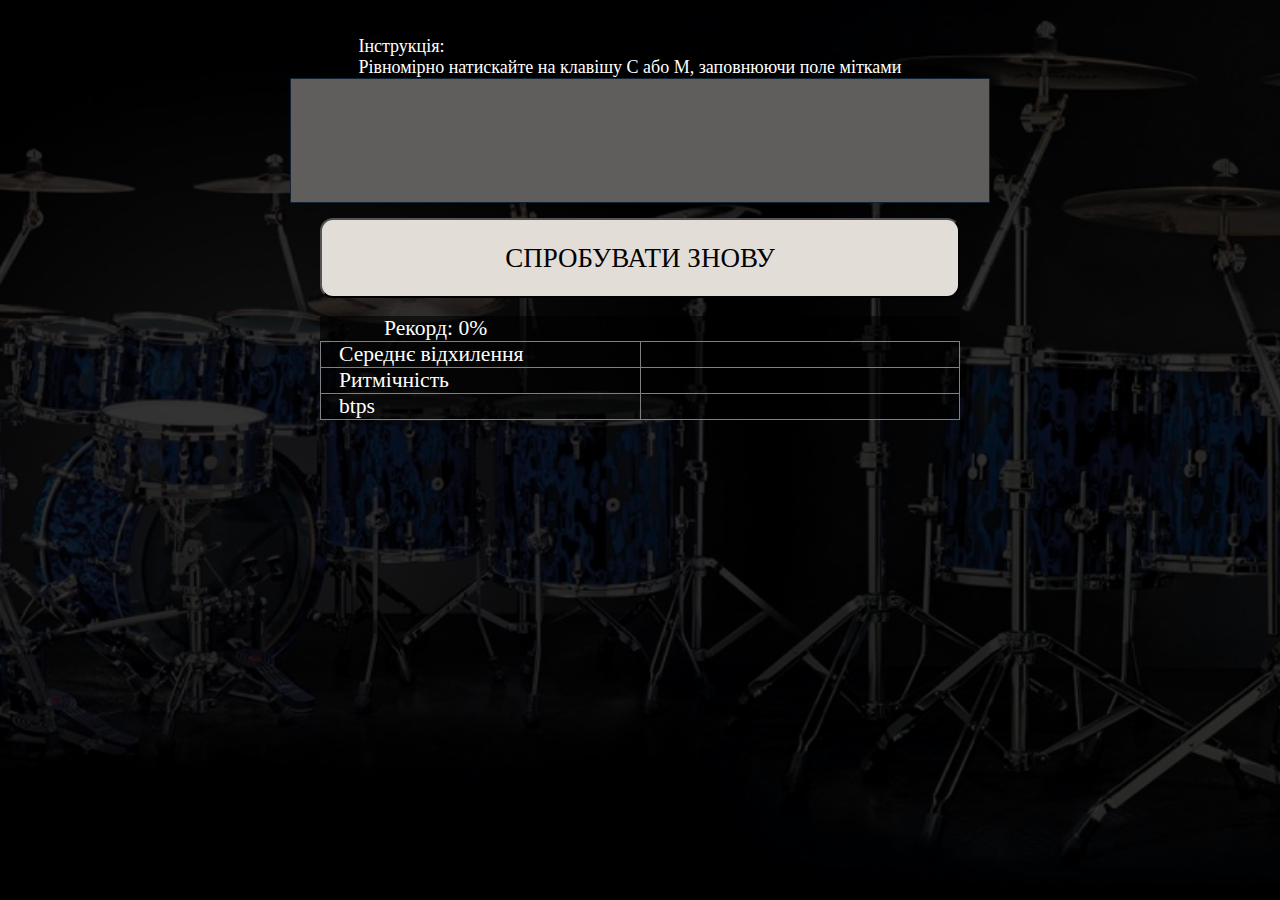
<file: index.html>
﻿<!DOCTYPE html>
<html lang="ua">
<head>
	<meta charset="UTF-8">
	<title>Rhythm Test</title>
	<link rel="stylesheet" href="main.css">
	<link rel="shortcut icon" type="image/ico" href="favicon.ico">
</head>
<body>
		<div class="instruct">
			<p>Інструкція:</p>
			<p>Рівномірно натискайте на клавішу C або M, заповнюючи поле мітками</p>
		</div>
	<div class="wrap">
		<div id="boxId" class="box">
		</div>
	</div>
	<button id="buttonId" type="button">Спробувати знову</button>
	<div class="table">
	<p class="best">Рекорд: <span id="coordId">0</span><span>%</span></p>
		<table border="1">
			<tr>
				<td>Середнє відхилення</td>
				<td id="meanErrorsId"></td>
			</tr>
			<tr>
				<td>Ритмічність</td>
				<td id="coeffErrorsId"></td>
			</tr>
			<tr>
				<td>btps</td>
				<td id="btpsId"></td>
			</tr>
		</table>
	</div>
	<audio src="click.mp3" preload="auto"></audio>
	<script src="ES.js"></script>
</body>
</html>
</file>
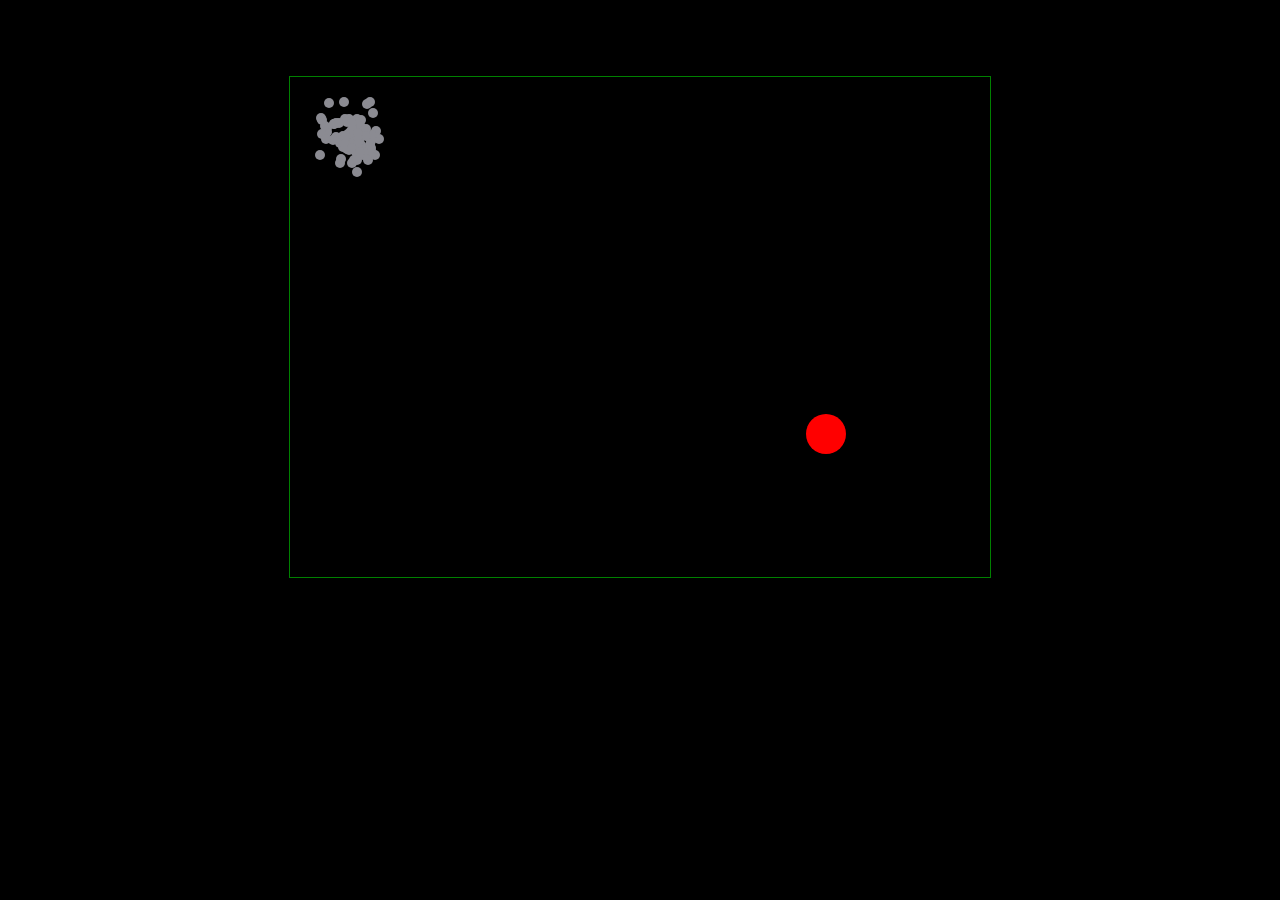
<file: aquarium/index.html>
<!DOCTYPE html>
<html lang="en">
<head>
	<meta charset="UTF-8">
	<title>Aquarium</title>
	<link rel="stylesheet" href="normalize.css">
	<link rel="stylesheet" href="main-style.css">
</head>
<body>
	<div id="overlay" class="display-none"></div>
	<div class="container">
		<div class="wrap">
			<div id="area">
				<div class="el"></div>
				<div class="el"></div>
				<div class="el"></div>
				<div class="el"></div>
				<div class="el"></div>
				<div class="el"></div>
				<div class="el"></div>
				<div class="el"></div>
				<div class="el"></div>
				<div class="el"></div>
				<div class="el"></div>
				<div class="el"></div>
				<div class="el"></div>
				<div class="el"></div>
				<div class="el"></div>
				<div class="el"></div>
				<div class="el"></div>
				<div class="el"></div>
				<div class="el"></div>
				<div class="el"></div>
				<div class="el"></div>
				<div class="el"></div>
				<div class="el"></div><div class="el"></div>
				<div class="el"></div>
				<div class="el"></div>
				<div class="el"></div>
				<div class="el"></div>
				<div class="el"></div>
				<div class="el"></div>
				<div class="el"></div>
				<div class="el"></div>
				<div class="el"></div>
				<div class="el"></div>
				<div class="el"></div>
				<div class="el"></div>
				<div class="el"></div>
				<div class="el"></div>
				<div class="el"></div>
				<div class="el"></div>
				<div class="el"></div>
				<div class="el"></div>
				<div class="el"></div>
				<div class="el"></div>
				<div class="el"></div>
				<div class="el"></div>	<div class="el"></div>
				<div class="el"></div>
				<div class="el"></div>
				<div class="el"></div>
				<div class="el"></div>
				<div class="el"></div>
				<div class="el"></div>
				<div class="el"></div>
				<div class="el"></div>
				<div class="el"></div>
				<div class="el"></div>
				<div class="el"></div>
				<div class="el"></div>
				<div class="el"></div>
				<div class="el"></div>
				<div class="el"></div>
				<div class="el"></div>
				<div class="el"></div>
				<div class="el"></div>
				<div class="el"></div>
				<div class="el"></div>
				<div class="el"></div>
				<div class="el"></div><div class="el"></div>
				<div class="el"></div>
				<div class="el"></div>
				<div class="el"></div>
				<div class="el"></div>
				<div class="el"></div>
				<div class="el"></div>
				<div class="el"></div>
				<div class="el"></div>
				<div class="el"></div>
				<div class="el"></div>
				<div class="el"></div>
				<div class="el"></div>
				<div class="el"></div>
				<div class="el"></div>
				<div class="el"></div>
				<div class="el"></div>
				<div class="el"></div>
				<div class="el"></div>
				<div class="el"></div>
				<div class="el"></div>
				<div class="el"></div>
				<div class="el"></div>
			</div>
		</div>	
	</div>
	<script src="main.js"></script>
</body>
</html>
</file>
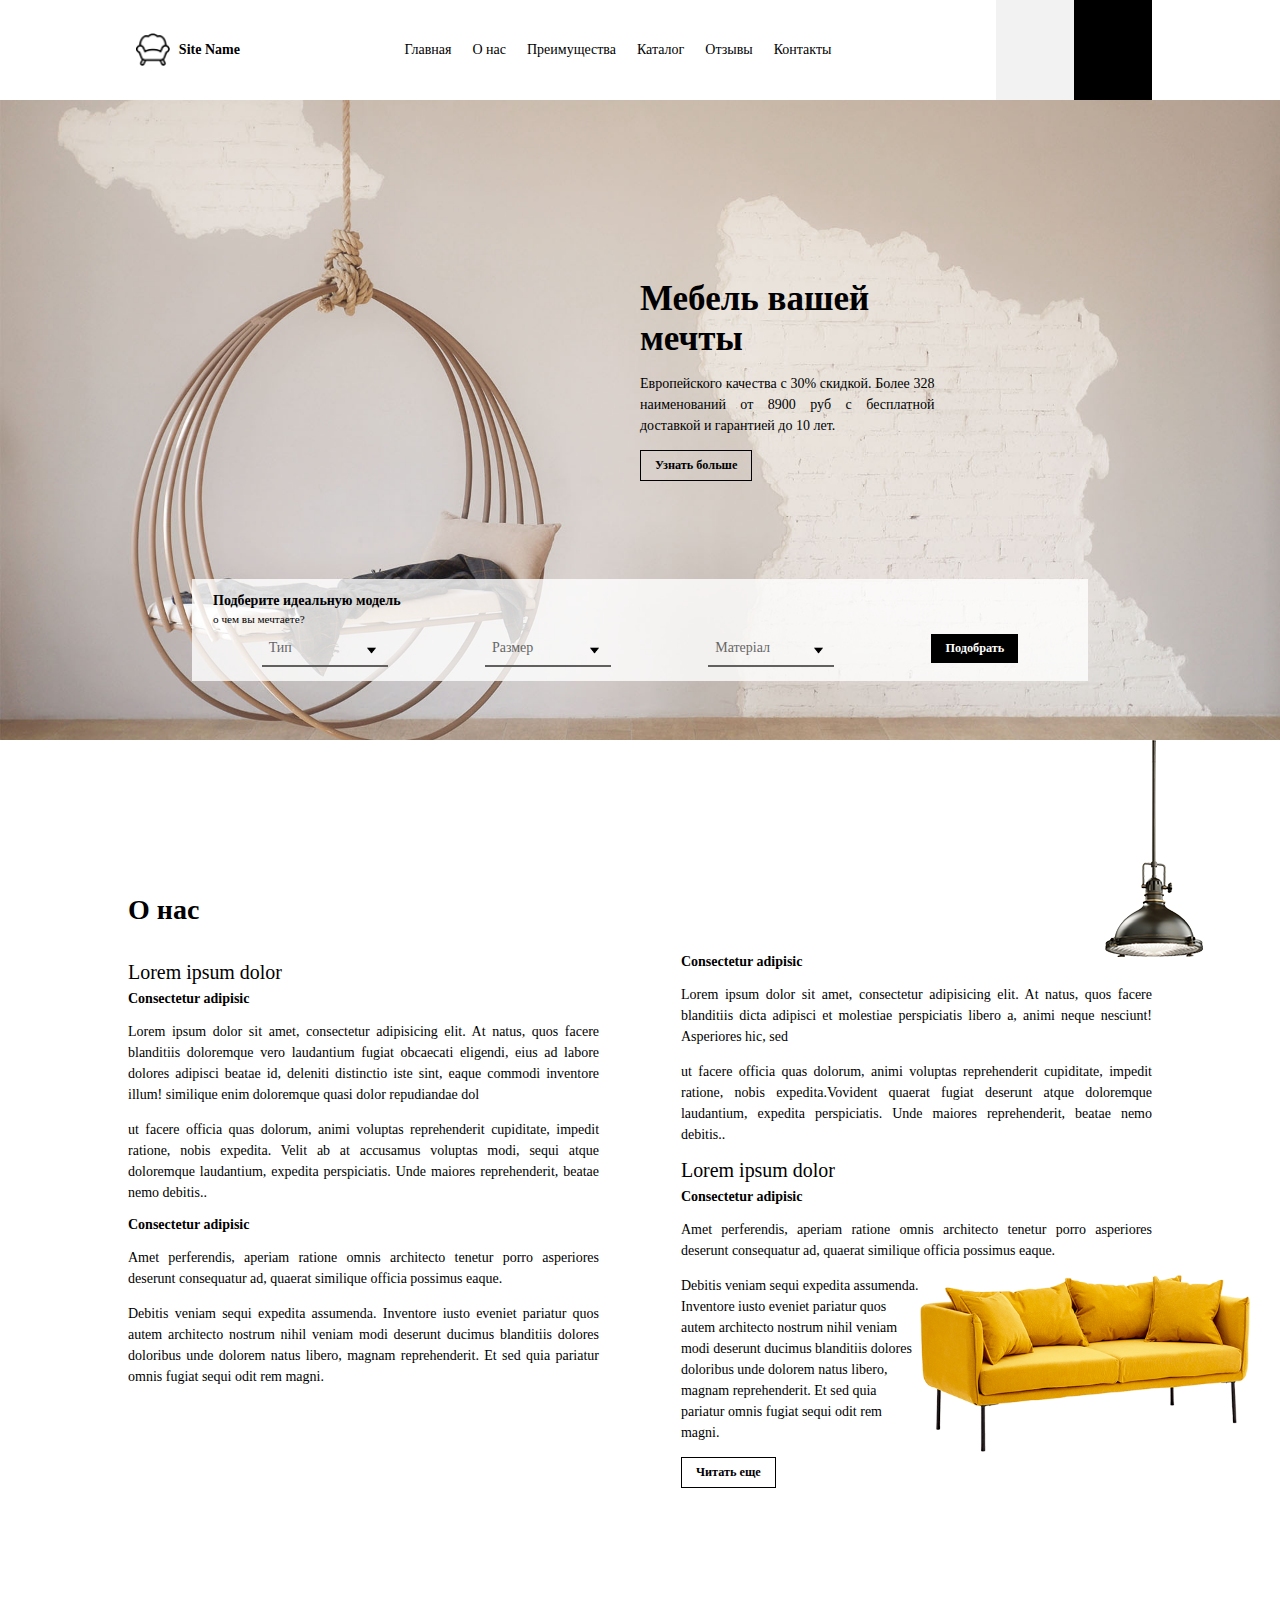
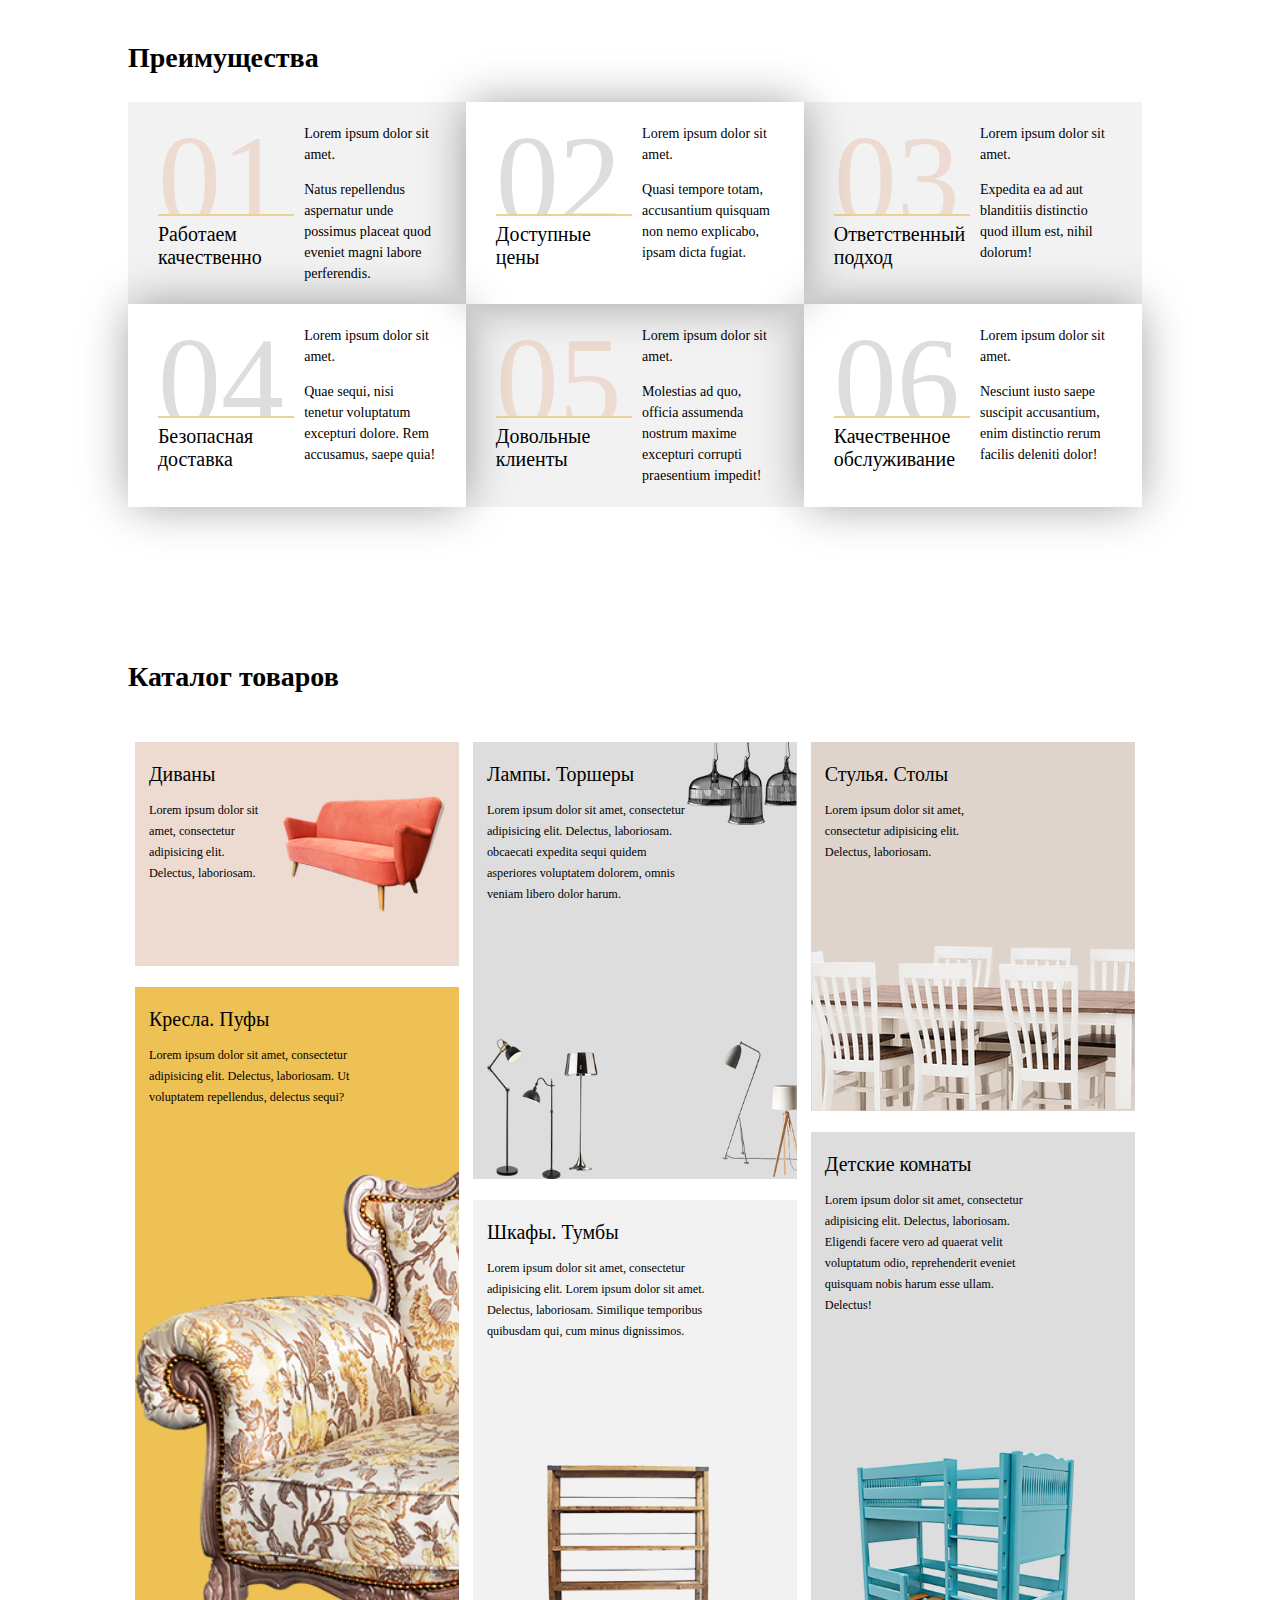
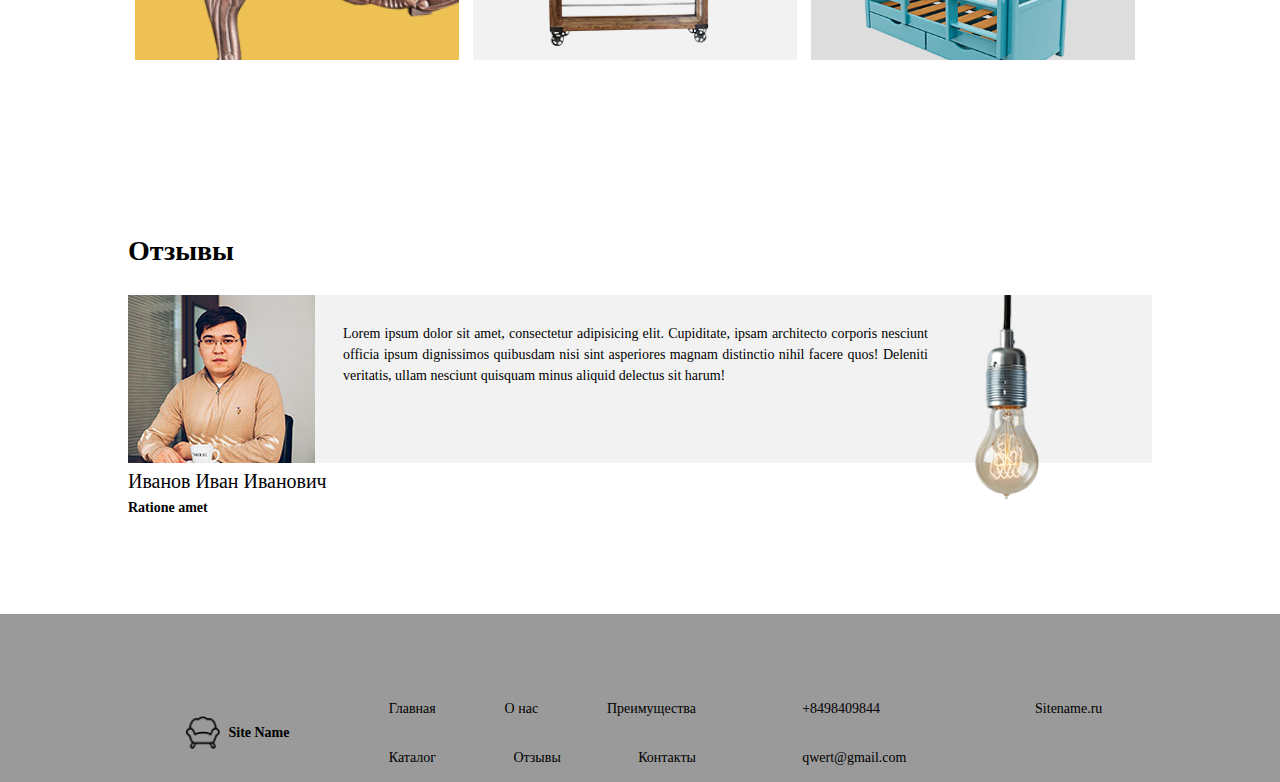
<file: NastyuhaTemp/index.html>
﻿<!DOCTYPE html>
<html lang="ru">
<head>
	<meta charset="UTF-8">
	<meta name="viewport" content="width=device-width, initial-scale=1">	
	<title>Мебель мечты</title>
	<link rel="stylesheet" href="css/style.css">
	<link rel="stylesheet" href="css/responsive.css">
	<link rel="icon" href="images/logo.png">
	<link rel="stylesheet" href="https://use.fontawesome.com/releases/v5.7.2/css/all.css" integrity="sha384-fnmOCqbTlWIlj8LyTjo7mOUStjsKC4pOpQbqyi7RrhN7udi9RwhKkMHpvLbHG9Sr" crossorigin="anonymous">
</head>
<body>
	<header id="main">
		<div class="navbar container">
			<div id="logotype">
				<img class="logo-img" src="images/logo.png" alt="logotype">
				<span class="site-name">Site Name</span>
			</div>
			<nav>
				<a href="#main">Главная</a>
				<a href="#about-us">О нас</a>
				<a href="#advantages">Преимущества</a>
				<a href="#catalog">Каталог</a>
				<a href="#feedbacks">Отзывы</a>
				<a href="#contacts">Контакты</a>
			</nav>
			<div class="search-call">
					<a class="search" href="#form">
						<li><i class="fas fa-search"></i></li>
					</a>	
					<a class = "phone" href="#contacts">
						<li><i class="fas fa-phone"></i></li>
					</a>
				
			</div>
		</div>
	</header>
	</body>
	<main>
		<section class="a-screen screen">
			<div class="supply go-up">
				<h1 class="title">Мебель вашей мечты
				</h1>
				<p>
					Европейского качества с 30% скидкой. Более 328 наименований от 8900 руб с бесплатной доставкой и гарантией до 10 лет. 
				</p>
				<button class="btn-know-more">Узнать больше
				</button>
			</div>
			<div class="form" id="form">
				<form  name="form" method="post" action="#">
					<h4>Подберите идеальную модель</h4>
					<p>о чем вы мечтаете?</p>
					<div class="selects">
						<noscript>	
							<select name="type" id="typeId" size="1">
								<option disabled>Тип</option>
								<option value="something1">Диван</option>
								<option value="something2">Стул</option>
								<option value="something3">Стол</option>
								<option value="something4">Шкаф</option>
								<option value="something5">Тумба</option>
								<option value="something1">Диван</option>
								<option value="something2">Стул</option>
								<option value="something3">Стол</option>
								<option value="something4">Шкаф</option>
								<option value="something5">Тумба</option>
								<option value="something1">Диван</option>
								<option value="something2">Стул</option>
								<option value="something3">Стол</option>
								<option value="something4">Шкаф</option>
								<option value="something5">Тумба</option>
							</select>
							<select name="size" id="sizeId">
								<option value="something1">Диван</option>
								<option value="something2">Стул</option>
								<option value="something3">Стол</option>
								<option value="something4">Шкаф</option>
								<option value="something5">Тумба</option>
								<option value="something1">Диван</option>
								<option value="something2">Стул</option>
								<option value="something3">Стол</option>
								<option value="something4">Шкаф</option>
								<option value="something5">Тумба</option>
								<option value="something1">Диван</option>
								<option value="something2">Стул</option>
								<option value="something3">Стол</option>
								<option value="something4">Шкаф</option>
								<option value="something5">Тумба</option>
							</select>
							<select name="consist" id="consistId">
								<option value="something1">Диван</option>
								<option value="something2">Стул</option>
								<option value="something3">Стол</option>
								<option value="something4">Шкаф</option>
								<option value="something5">Тумба</option>
								<option value="something1">Диван</option>
								<option value="something2">Стул</option>
								<option value="something3">Стол</option>
								<option value="something4">Шкаф</option>
								<option value="something5">Тумба</option>
								<option value="something1">Диван</option>
								<option value="something2">Стул</option>
								<option value="something3">Стол</option>
								<option value="something4">Шкаф</option>
								<option value="something5">Тумба</option>
							</select>
						</noscript>
						<div class="select" data-select='1'>
							<input type="hidden" name="type-of-furniture" id="type-of-furniture" data-input='1' value="">
							<div class="select-header">
								<p class="select-placeholder">Тип</p>
							</div>
							<div class="select-body">
								<p class="select-item" data-value="sofa">Диван</p>
								<p class="select-item" data-value="chair">Стул</p>
								<p class="select-item" data-value="table">Стол</p>
								<p class="select-item"data-value="cupboard">Шкаф</p>
								<p class="select-item" data-value="pedestal">Тумба</p>
							</div>
						</div>
						<div class="select" data-select='2'>
							<input type="hidden" name="size-of-furniture" id="size-of-furniture" data-input='2' value="">
							<div class="select-header">
								<p class="select-placeholder">Размер</p>
							</div>
							<div class="select-body">
								<p class="select-item" data-value="120x150">120x150</p>
								<p class="select-item"data-value="180x60">180x60</p>
								<p class="select-item" data-value="190x150">190x150</p>
							</div>
						</div>
						<div class="select" data-select='3'>
							<input type="hidden" name="material-of-furniture" id="material-of-furniture" data-input='3' value="">
							<div class="select-header">
								<p class="select-placeholder">Матеріал</p>
							</div>
							<div class="select-body">
								<p class="select-item" data-value="wood">Дерево</p>
								<p class="select-item" data-value="plastic">Пластмаса</p>
								
							</div>
						</div>
						<input type="submit" value="Подобрать">
					</div>
				</form>
			</div>
		</section>
		<section class="b-screen screen">
			<img class="light-img"src="images/light.png" alt="">
			<div class="container ">
				<h2 id="about-us">О нас</h2>
				<div class="columns">
					<div class="column block-1 ">
						
						<h3>Lorem ipsum dolor</h3>
						<h4>Consectetur adipisic</h4>
						<p>Lorem ipsum dolor sit amet, consectetur adipisicing elit. At natus, quos facere blanditiis doloremque vero laudantium fugiat obcaecati eligendi, eius ad labore dolores adipisci beatae id, deleniti distinctio iste sint, eaque commodi inventore illum! similique enim doloremque quasi dolor repudiandae dol</p>
						<p>ut facere officia quas dolorum, animi voluptas reprehenderit cupiditate, impedit ratione, nobis expedita. Velit ab at accusamus voluptas modi, sequi atque doloremque laudantium, expedita perspiciatis. Unde maiores reprehenderit, beatae nemo debitis..</p> 
						<h4>Consectetur adipisic</h4>
						<p> Amet perferendis, aperiam ratione omnis architecto tenetur porro asperiores deserunt consequatur ad, quaerat similique officia possimus eaque.</p>
						<p>Debitis veniam sequi expedita assumenda. Inventore iusto eveniet pariatur quos autem architecto nostrum nihil veniam modi deserunt ducimus blanditiis dolores doloribus unde dolorem natus libero, magnam reprehenderit. Et sed quia pariatur omnis fugiat sequi odit rem magni.</p>
					</div>

					<div class="column block-2 ">
						
						<h4>Consectetur adipisic</h4>
						<p>Lorem ipsum dolor sit amet, consectetur adipisicing elit. At natus, quos facere blanditiis dicta adipisci et molestiae perspiciatis libero a, animi neque nesciunt! Asperiores hic, sed</p>
						<p>ut facere officia quas dolorum, animi voluptas reprehenderit cupiditate, impedit ratione, nobis expedita.Vovident quaerat fugiat deserunt atque doloremque laudantium, expedita perspiciatis. Unde maiores reprehenderit, beatae nemo debitis..</p> 
						<h3>Lorem ipsum dolor</h3>
						<h4>Consectetur adipisic</h4>
						<p> Amet perferendis, aperiam ratione omnis architecto tenetur porro asperiores deserunt consequatur ad, quaerat similique officia possimus eaque.</p>
						<p class="p-with-img"><img class="img-in-text" src="images/sofa.png" alt="">Debitis veniam sequi expedita assumenda. Inventore iusto eveniet pariatur quos autem architecto nostrum nihil veniam modi deserunt ducimus blanditiis dolores doloribus unde dolorem natus libero, magnam reprehenderit. Et sed quia pariatur omnis fugiat sequi odit rem magni.</p>
						<button>Читать еще</button>
					</div>	
				</div>					
			</div>
		</section>
		<section class="c-screen screen">
			<div class="container ">
				<h2 id="advantages">Преимущества</h2>
				<div class="advantages">
					<div class="advantage-item">
						<div class=" col">
							<div class="order"><span>01</span></div>
							<div class="advantage-title">
								<h3>Работаем качественно</h3>
							</div>
						</div>
						<div class="col">
							<p>Lorem ipsum dolor sit amet.</p>
							<p>Natus repellendus aspernatur unde possimus placeat quod eveniet magni labore perferendis.</p>
						</div>
					</div>
					<div class="advantage-item"><div class=" col">
						<div class="order"><span>02</span></div><div class="advantage-title">
								<h3>Доступные цены</h3>
							</div>
					</div>
					<div class="col">
						<p>Lorem ipsum dolor sit amet.</p>
						<p>Quasi tempore totam, accusantium quisquam non nemo explicabo, ipsam dicta fugiat.</p>
					</div>
					</div>
					<div class="advantage-item"><div class=" col">
						<div class="order"><span>03</span></div><div class="advantage-title">
								<h3>Ответственный подход</h3>
							</div>
					</div>
					<div class="col">
						<p>Lorem ipsum dolor sit amet.</p>
						<p>Expedita ea ad aut blanditiis distinctio quod illum est, nihil dolorum!</p>
					</div>
					</div>
					<div class="advantage-item"><div class=" col">
						<div class="order"><span>04</span></div><div class="advantage-title">
								<h3>Безопасная доставка</h3>
							</div>
					</div>
					<div class="col">
						<p>Lorem ipsum dolor sit amet.</p>
						<p>Quae sequi, nisi tenetur voluptatum excepturi dolore. Rem accusamus, saepe quia!</p>
					</div>
					</div>
					<div class="advantage-item"><div class=" col">
						<div class="order"><span>05</span></div><div class="advantage-title">
								<h3>Довольные клиенты</h3>
							</div>
					</div>
					<div class="col">
						<p>Lorem ipsum dolor sit amet.</p>
						<p>Molestias ad quo, officia assumenda nostrum maxime excepturi corrupti praesentium impedit!</p>
					</div>
					</div>
					<div class="advantage-item"><div class=" col">
						<div class="order"><span>06</span></div><div class="advantage-title">
								<h3>Качественное обслуживание</h3>
							</div>
					</div>
					<div class="col">
						<p>Lorem ipsum dolor sit amet.</p>
						<p>Nesciunt iusto saepe suscipit accusantium, enim distinctio rerum facilis deleniti dolor!</p>
					</div>
					</div>
				</div>
			</div>
		</section>
		<section class="d-screen screen">
			<div class="container ">
				<h2 id="catalog">Каталог товаров</h2>
				<div class="catalog">
					<div class="col-3">
						<div class="wrap wrap-1">
						<a href="#">
							<!-- <a href="#"> -->
								<div class="text">
									<h3>Диваны</h3>
									<p>Lorem ipsum dolor sit amet, consectetur adipisicing elit. Delectus, laboriosam.</p>
								</div>
								<img src="images/sofa-catalog.png" alt="">
							<!-- </a> -->
						</a>
						</div>
						<div class="wrap wrap-2">
						<a href="#">
							<div class="text">
								<h3>Кресла. Пуфы</h3>
								<p>Lorem ipsum dolor sit amet, consectetur adipisicing elit. Delectus, laboriosam. Ut voluptatem repellendus, delectus sequi?</p>
							</div>
							<img src="images/armchair-catalog.png" alt="">
						</a>
						</div>
					</div>
					<div class="col-3">
						<div class="wrap wrap-3">
							<a href="#">
								<div class="text">
									<h3>Лампы. Торшеры</h3>
									<p>Lorem ipsum dolor sit amet, consectetur adipisicing elit. Delectus, laboriosam.  obcaecati expedita sequi quidem asperiores voluptatem dolorem, omnis veniam libero dolor harum.</p>
								</div>
								<img class="lamp" src="images/lamps.png" alt="">
								<div class="img-box">
									<img src="images/floor-lamps.png" alt="">
									<img src="images/floor-lamps2.png" alt="">
								</div>
							</a>
						</div>
						<div class="wrap wrap-4">
						<a href="#">
							<div class="text">
								<h3>Шкафы. Тумбы</h3>
								<p>Lorem ipsum dolor sit amet, consectetur adipisicing elit. Lorem ipsum dolor sit amet. Delectus, laboriosam. Similique temporibus quibusdam qui, cum minus dignissimos.</p>
							</div>
							<img src="images/pedestal.png" alt="">
						</a>
						</div>
					</div>
					<div class="col-3">
						<div class="wrap wrap-5">
						<a href="#">
							<div class="text">
								<h3>Стулья. Столы</h3>
								<p>Lorem ipsum dolor sit amet, consectetur adipisicing elit. Delectus, laboriosam.</p>
							</div>
							<img src="images/chairs.png" alt="">
						</a>
						</div>
						<div class="wrap wrap-6">
							<a href="#">
								<div class="text">
									<h3>Детские комнаты</h3>
									<p>Lorem ipsum dolor sit amet, consectetur adipisicing elit. Delectus, laboriosam. Eligendi facere vero ad quaerat velit voluptatum odio, reprehenderit eveniet quisquam nobis harum esse ullam. Delectus!</p>
								</div>
								<img src="images/bed.png" alt="">
							</a>
						</div>
					</div>
				</div>	
			</div>	
		</section>
		<section class="e-screen screen">
			<div class="container ">
				<h2><a id="feedbacks">Отзывы</a></h2>
				<div id="slider-feedback">
					<div id="arrow-r"><i class="fas fa-caret-right"></i></div>
					<div class="slide-1 slide">
						<div class="slide-box">
							<div class="profile">
								<img src="images/face.jpg" alt="">
							</div>
							<div class="feedback">
								<p>Lorem ipsum dolor sit amet, consectetur adipisicing elit. Cupiditate, ipsam architecto corporis nesciunt officia ipsum dignissimos quibusdam nisi sint asperiores magnam distinctio nihil facere quos! Deleniti veritatis, ullam nesciunt quisquam minus aliquid delectus sit harum!</p>
							</div>
							
						</div>
						<div class="slide-title">
							<h3>Иванов Иван Иванович</h3>
							<h4> Ratione amet</h4>
						</div>
					</div>
					<div class="slide-2 slide">
						<div class="slide-box">
							<div class="profile">
								<img src="images/face-1.jpg" alt="">
							</div>
							<div class="feedback">
								<p>Lorem ipsum dolor sit amet, consectetur adipisicing elit. Error aut incidunt ducimus praesentium nemo consequatur commodi, debitis repellat quas animi reprehenderit, voluptas quasi fuga itaque.</p>
							</div>
						</div>
						<div class="slide-title">
							<h3>Петров Петро Петрович</h3>
							<h4>Amet ratione</h4>
						</div>
					</div>
					<div class="slide-3 slide">
						<div class="slide-box">
							<div class="profile">
								<img src="images/face-2.jpg" alt="">
							</div>
							<div class="feedback">
								<p>Lorem ipsum dolor sit amet, consectetur adipisicing elit. Voluptatem corrupti placeat doloremque repudiandae, alias ullam, libero numquam asperiores reprehenderit suscipit.</p>
							</div>
						</div>
						<div class="slide-title">
							<h3>Александров Александр Александрович</h3>
							<h4>Voluptatem corrupti</h4>
						</div>
					</div>

						<img class="slider-decor" src="images/feed-img.png" alt="">
						
				</div>
			</div>
		</section>		
	</main>
	<footer id="contacts">
		<div class="container">
			<div class="footer">
				<div class="f-logo">
					<img class="logo-img" src="images/logo.png" alt="logotype">
					<span class="site-name">Site Name</span>
				</div>
				<div class="f-menu">
						<p><a href="#main">Главная</a></p>
						<p><a href="#about-us">О нас</a></p>
						<p><a href="#advantages">Преимущества</a></p>
						<p><a href="#catalog">Каталог</a></p>
						<p><a href="#feedbacks">Отзывы</a></p>
						<p><a href="#contacts">Контакты</a></p>					
					
				</div>
				<div class="f-contacts">
					<p class="phone-number"><i class="fas fa-phone"></i>&nbsp +8498409844</p>
					
					<p class="site-domain"><a href="#"><i class="fas fa-globe-europe"></i>&nbsp Sitename.ru</a></p>
					<p class="mail"><i class="fas fa-envelope"></i>&nbsp qwert@gmail.com</p>
					<p class="socials"><a href="#"><i class="fab fa-vk"></i></a>
						<a href="#"><i class="fab fa-facebook-f"></i></a>
						<a href=""><i class="fab fa-instagram"></i></a>
					</p>
					
				</div>
			</div>
		</div>
	</footer>
</body>
<script src="javascript/form.js"></script>
<script src="javascript/slider.js"></script>
</html>
</file>
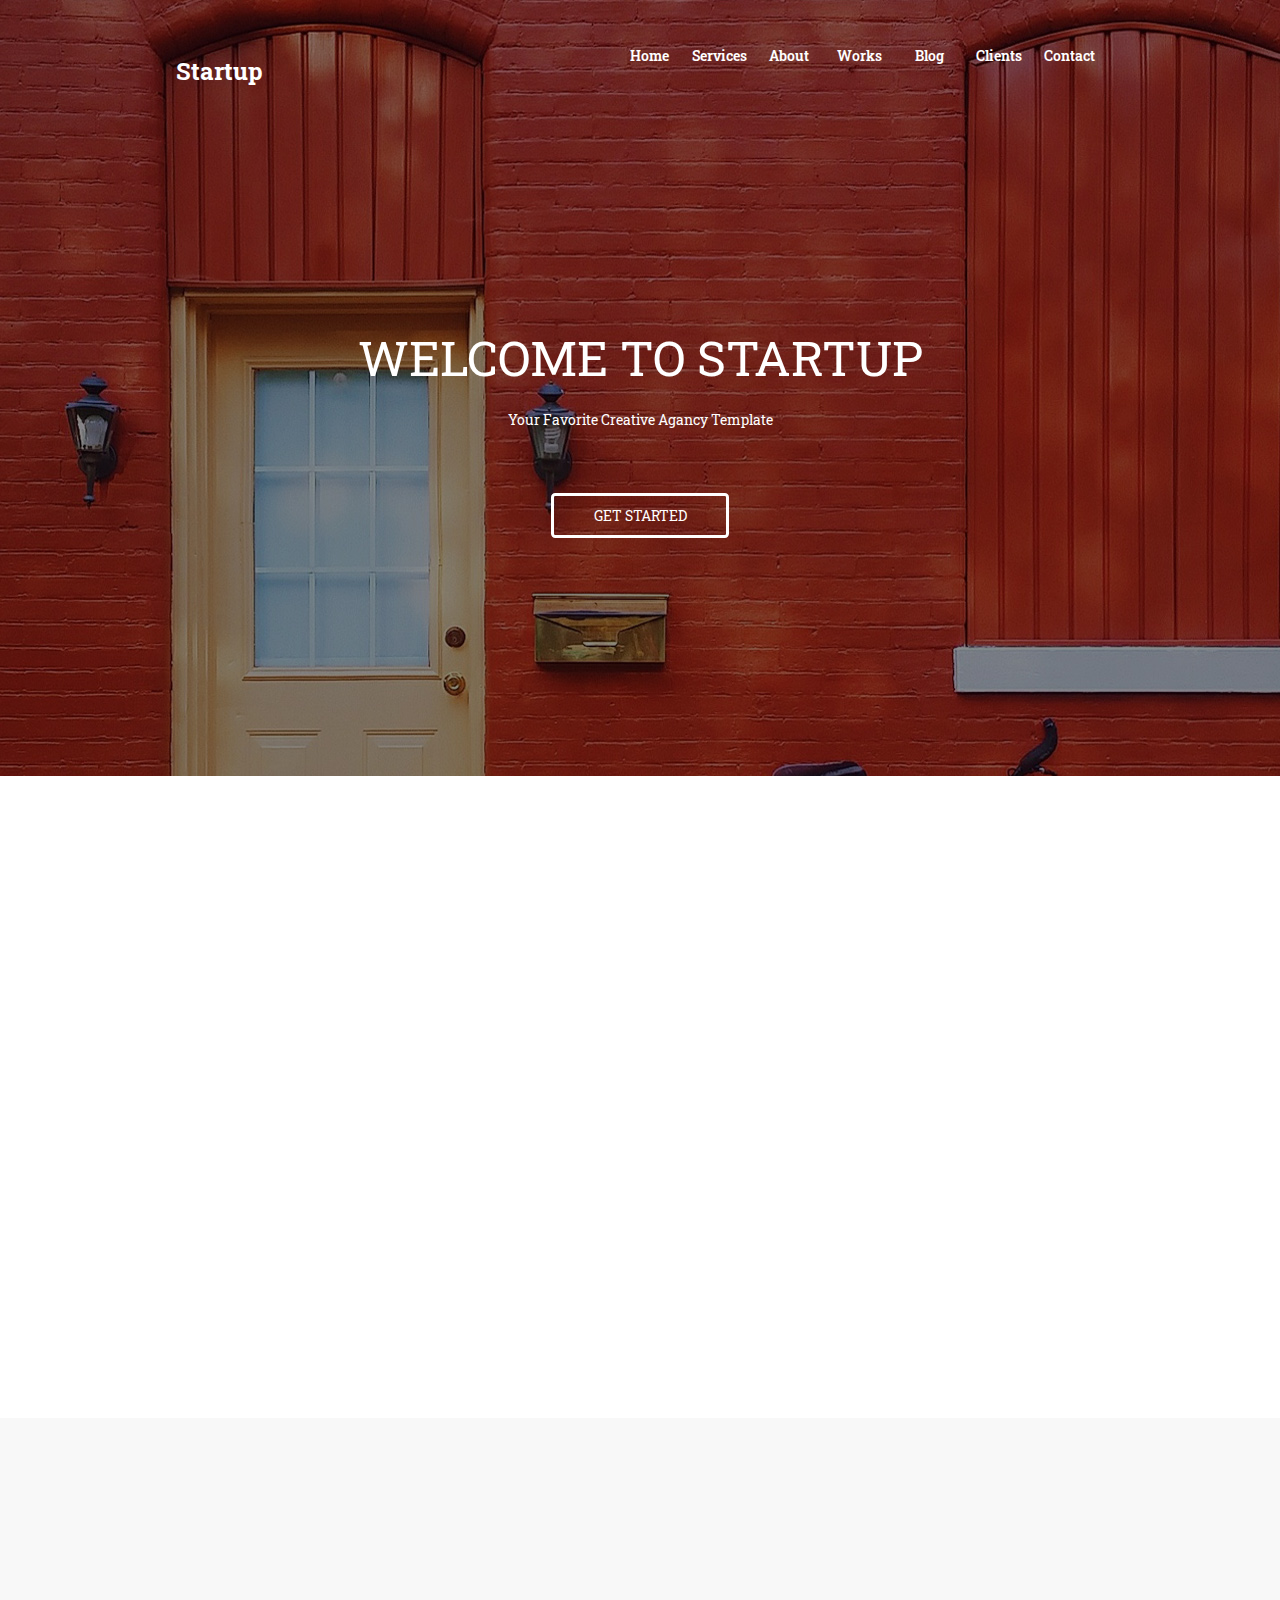
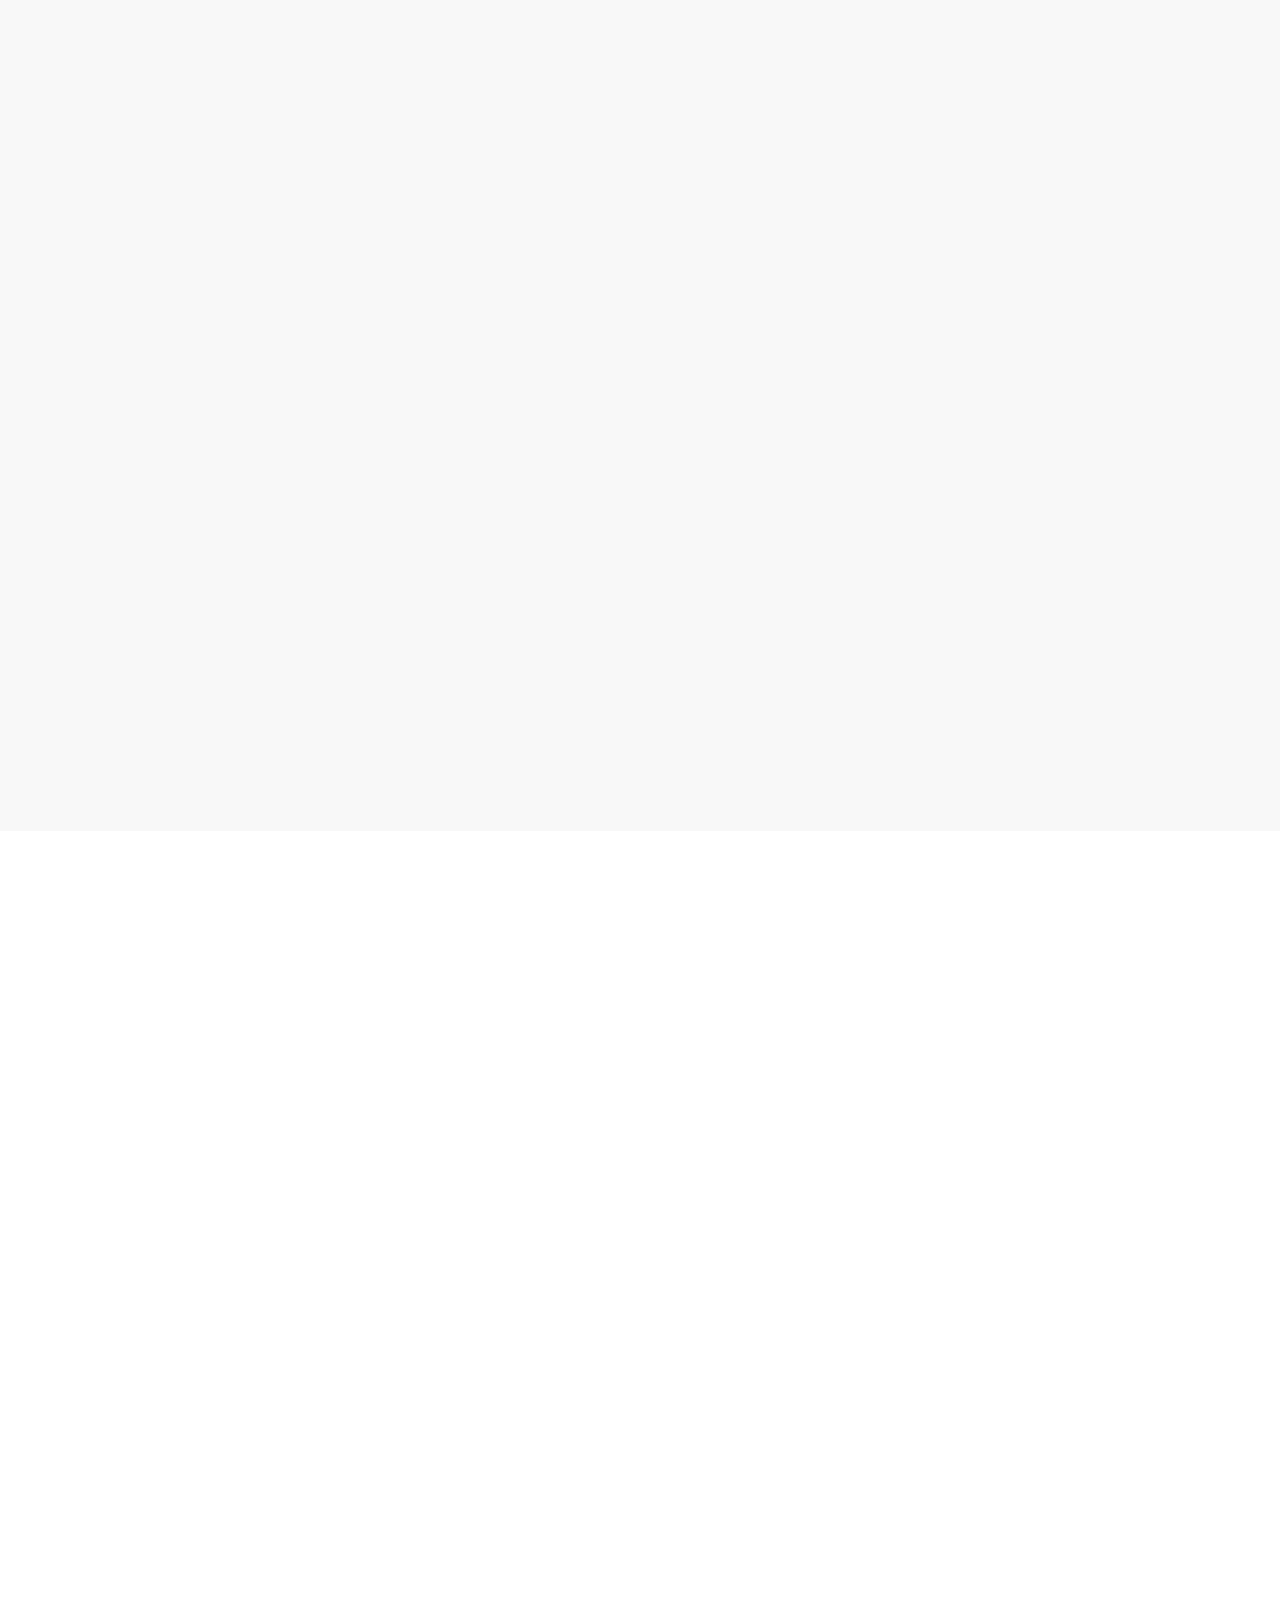
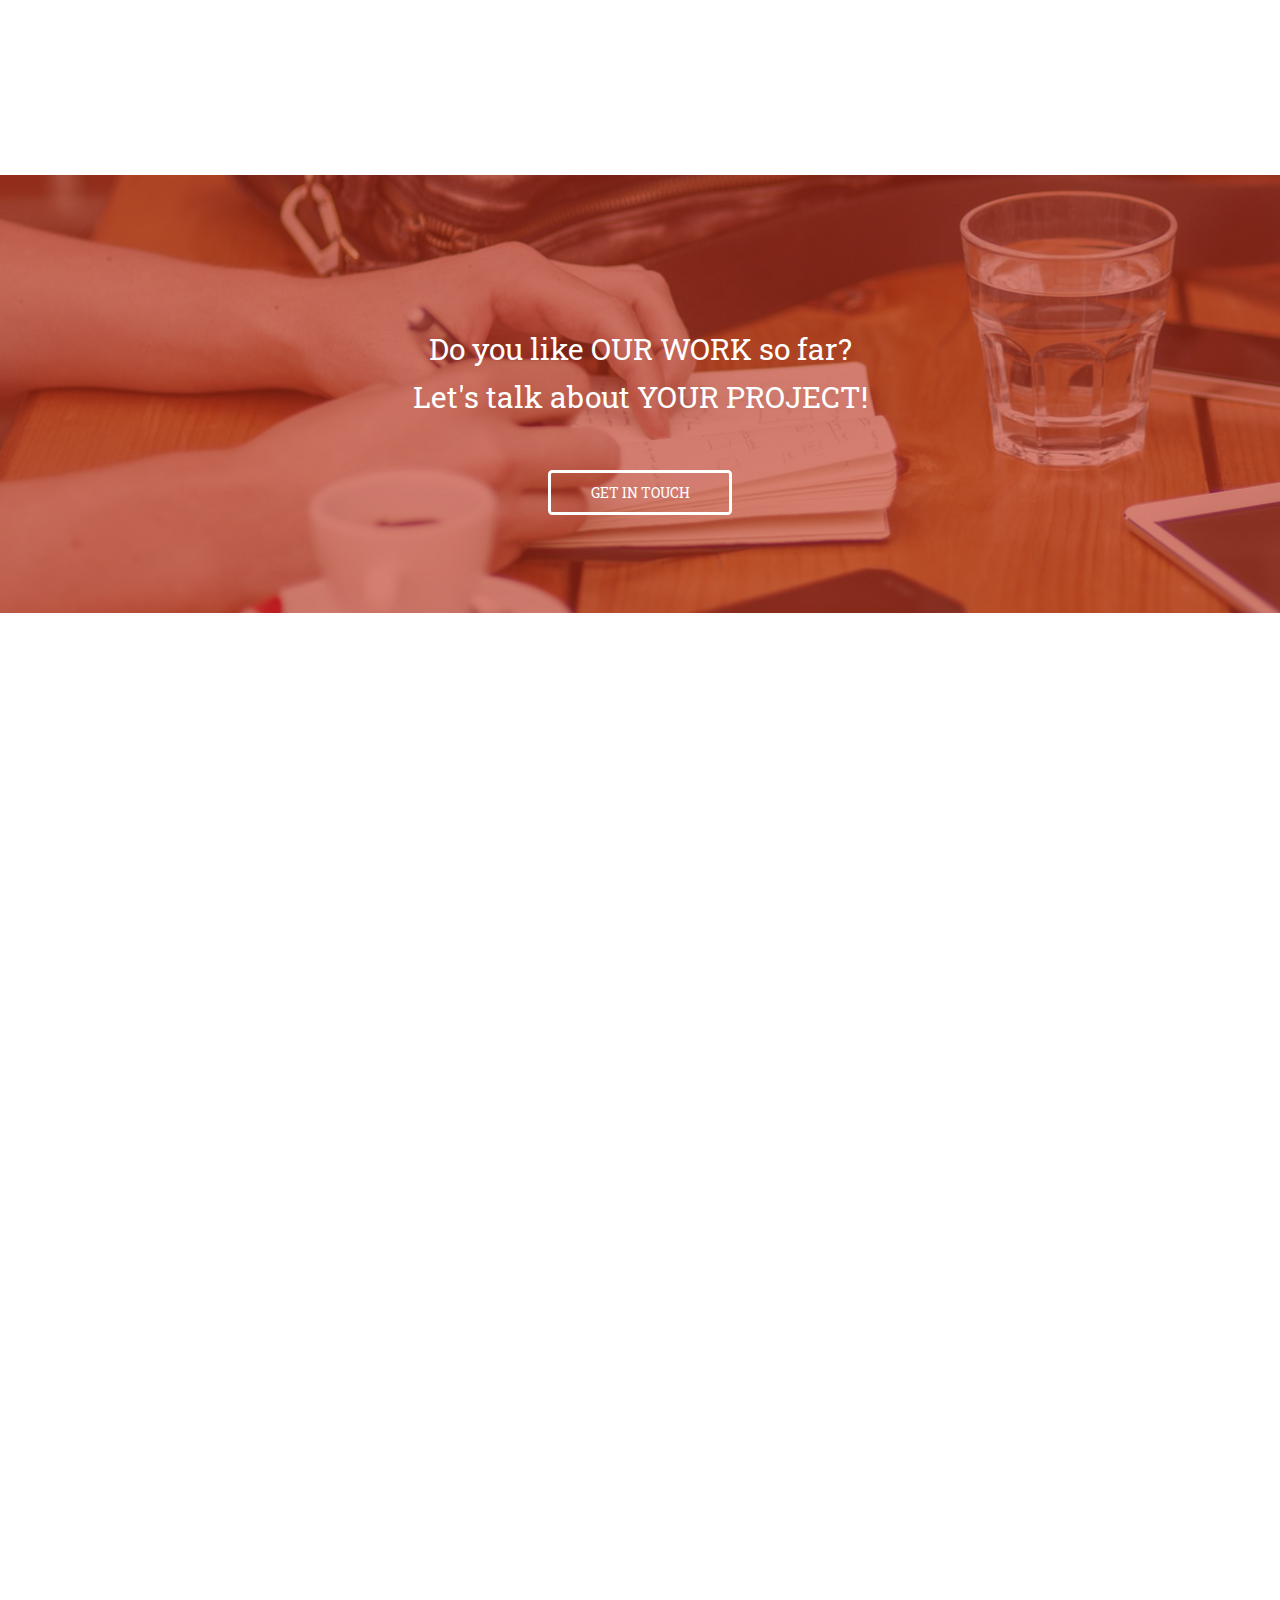
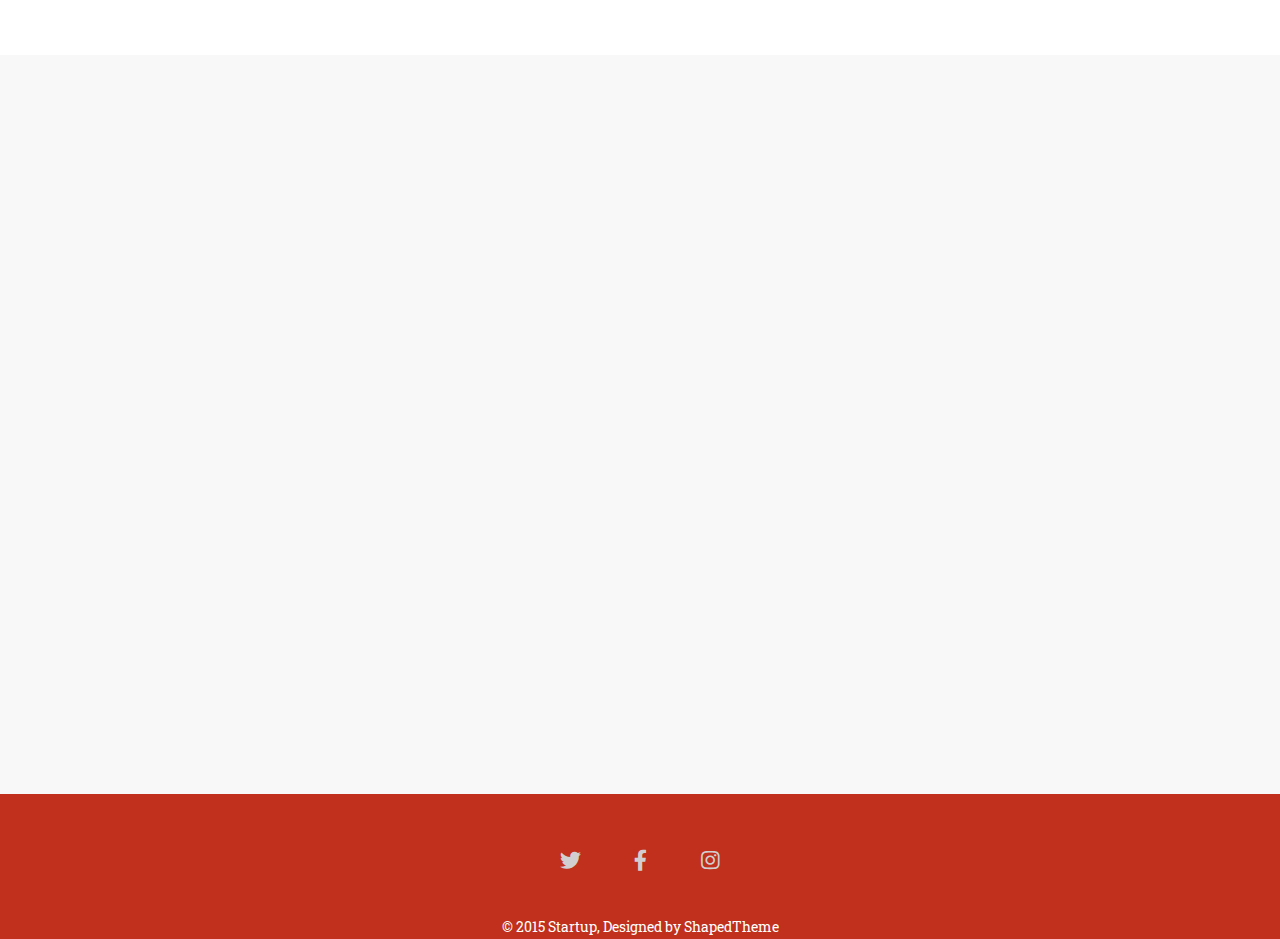
<file: startUp/index.html>
﻿<!DOCTYPE html>
<html lang="en">
<head>
	<meta charset="UTF-8">
	<meta name="viewport" content="width=device-width, initial-scale=1">
	<link rel="shortcut icon" href="img/startup.png" type="image/png">
	<title>Startup</title>
	<!-- fonts -->
	<link href="https://fonts.googleapis.com/css?family=Montserrat&display=swap" rel="stylesheet">
	<link href="https://fonts.googleapis.com/css?family=Roboto+Slab&display=swap" rel="stylesheet">
	<!-- main styles -->
	<link rel="stylesheet" href="main.css">
	<link rel="stylesheet" href="responsive.css">
	<!-- font awesome -->
	<link rel="stylesheet" href="https://use.fontawesome.com/releases/v5.7.1/css/all.css">
	<!-- animation styles -->
	<link rel="stylesheet" href="https://cdnjs.cloudflare.com/ajax/libs/animate.css/4.1.1/animate.min.css"/>
</head>
<body>
	<header>
		<div class="menu">
			<div class="logo">
				<a href="#">Startup</a>
			</div>
			<div class="menu-items">
				<ul>
						<li> <a class="hover-link" href="#">Home</a> </li>
						<li> <a class="hover-link" href="#">Services </a></li>
						<li> <a class="hover-link" href="#">About</a> </li>
						<li> <a class="hover-link" href="#">Works</a> </li>
						<li> <a class="hover-link" href="#">Blog</a> </li>
						<li> <a class="hover-link" href="#">Clients</a> </li>
						<li> <a class="hover-link" href="#">Contact</a> </li>

				</ul>
			</div>
		</div>
		<div class="welcome animate__animated animate__fadeInUp">
			<p><span>Welcome to startup</span></p>
			<p>Your favorite creative agancy template</p>
			<button data-scroll>Get started</button>
		</div>
	</header>
	<main>
		<section class="section section-1">
			<div class="title wow animate__animated animate__zoomIn">
					<h1 class="wow animate__animated animate__bounceInLeft">Services</h1>
				<hr>
				<div class="title-description">
					<p>We offer ipsum dolor sit amet, consectetur adipisicing elit</p>
				</div>	
			</div>
			<div class="offer container  wow animate__animated animate__zoomIn">
				<div class="offer-box offer-box-img">
					<img src="img/typography.png" alt="">
					<img src="img/code.png" alt="">
					<img src="img/e-support.png" alt="">
				</div>
				<div class="offer-box offer-title">
					<h2>
						Clean typography
					</h2>
					<h2>
						Rock solid code
					</h2>
					<h2>
						Support
					</h2>
				</div>
				<div class="offer-box text">
					<p>Lorem ipsum dolor sit amet, consectetur adipisicing elit. Quod provident atque exercitationem fuga enim sint!</p>
					<p>Lorem ipsum dolor sit amet, consectetur adipisicing elit. Voluptates veritatis, molestiae voluptate, debitis porro consequuntur repellat dignissimos neque vel, voluptatem vitae repellendus accusantium.</p>
					<p>Lorem ipsum dolor sit amet, consectetur adipisicing elit. Nesciunt repellat enim, reiciendis.</p>
				</div>
			</div>
		</section>
		<div class="background"> <!-- section-2 -->
			<section class="section section-2 container">
				<div class="title wow animate__animated animate__zoomIn">
						<h1 class="wow animate__animated animate__bounceInRight">About us</h1>
					<hr>
					<div class="title-description">
						<p>Lorem ipsum dolor sit amet, consectetur adipisicing elit</p>
					</div>	
				</div>
				<div class="column-wrap wow animate__animated animate__fadeInUp">
					<div class="column column-1">
						<p>Lorem ipsum dolor sit amet, consectetur adipisicing elit. Fuga repellat praesentium iusto officiis minima, ab possimus eum laudantium cumque assumenda totam id sequi dolore et rerum, eveniet quos perferendis maxime. Lorem ipsum dolor sit amet, consectetur adipisicing elit. Facere minima porro voluptatem vitae officiis blanditiis doloremque dolorum odit aliquid laborum rerum iusto dolore doloribus, sint molestiae ab cum temporibus et!</p>
					</div>
					<div class="column column-2">
						<p>Lorem ipsum dolor sit amet, consectetur adipisicing elit. Ab quas necessitatibus eum asperiores placeat vero! Rerum quibusdam deserunt laboriosam, error sed eos molestiae, veniam eum quaerat amet, fuga molestias maiores! Lorem ipsum dolor sit amet, consectetur adipisicing elit. Perferendis quaerat voluptatibus possimus, sit fugit nesciunt ullam nam eligendi dolore laborum animi, ea ad, iure ipsum optio labore. Ipsa, consequatur, quis.</p>
					</div>
				</div>
				<div id="slider" class="wow animate__animated animate__fadeIn">
					
						<div class="previous arrow">
							<i class="fas fa-chevron-left"></i>
						</div>
						<div class="next arrow"><i class="fas fa-chevron-right"></i></div>
					
					<div class="slide">
						<div class="profile">
							<img src="img/1.jpg" alt="">
							<div class="socials">
								<div class="box"><a href="#"><i class="fab fa-facebook-f"></i></a>
								</div>
								<div class="box"><a href="#"><i class="fab fa-twitter"></i></a></div>
								<div class="box"><a href="#"><i class="fab fa-google-plus-g"></i></a></div>
								<div class="box"><a href="#"><i class="fab fa-linkedin-in"></i></a></div>
							</div>
						</div>
						<div class="name">
							<h2>
								Md. Khalil Uddin
							</h2>
							<p>head of ideas</p>
						</div>
					</div>
					<div class="slide">
						<div class="profile">
							<img src="img/2.jpg" alt="">
							<div class="socials">
								<div class="box"><a href="#"><i class="fab fa-facebook-f"></i></a>
								</div>
								<div class="box"><a href="#"><i class="fab fa-twitter"></i></a></div>
								<div class="box"><a href="#"><i class="fab fa-google-plus-g"></i></a></div>
								<div class="box"><a href="#"><i class="fab fa-linkedin-in"></i></a></div>
							</div>
						</div>
						<div class="name">
							<h2>
								Rubel Miah
							</h2>
							<p>Lead WordPress Developer</p>
						</div>
					</div>
					<div class="slide">
						<div class="profile">
							<img src="img/3.jpg" alt="">
							<div class="socials">
								<div class="box"><a href="#"><i class="fab fa-facebook-f"></i></a>
								</div>
								<div class="box"><a href="#"><i class="fab fa-twitter"></i></a></div>
								<div class="box"><a href="#"><i class="fab fa-google-plus-g"></i></a></div>
								<div class="box"><a href="#"><i class="fab fa-linkedin-in"></i></a></div>
							</div>
						</div>
						<div class="name">
							<h2>
								Shamim Mia
							</h2>
							<p>Sr. Web Developer</p>
						</div>
					</div>
					<div class="slide">
						<div class="profile">
							<img src="img/4.jpg" alt="">
							<div class="socials">
								<div class="box"><a href="#"><i class="fab fa-facebook-f"></i></a>
								</div>
								<div class="box"><a href="#"><i class="fab fa-twitter"></i></a></div>
								<div class="box"><a href="#"><i class="fab fa-google-plus-g"></i></a></div>
								<div class="box"><a href="#"><i class="fab fa-linkedin-in"></i></a></div>
							</div>
						</div>
						<div class="name">
							<h2>
								John Doe
							</h2>
							<p>Front-end Developer</p>
						</div>
					</div>
					<div class="slide">
						<div class="profile">
							<img src="img/1.jpg" alt="">
							<div class="socials">
								<div class="box"><a href="#"><i class="fab fa-facebook-f"></i></a>
								</div>
								<div class="box"><a href="#"><i class="fab fa-twitter"></i></a></div>
								<div class="box"><a href="#"><i class="fab fa-google-plus-g"></i></a></div>
								<div class="box"><a href="#"><i class="fab fa-linkedin-in"></i></a></div>
							</div>
						</div>
						<div class="name">
							<h2>
								Md. Khalil Uddin
							</h2>
							<p>head of ideas</p>
						</div>
					</div>
					<div class="slide">
						<div class="profile">
							<img src="img/4.jpg" alt="">
							<div class="socials">
								<div class="box"><a href="#"><i class="fab fa-facebook-f"></i></a>
								</div>
								<div class="box"><a href="#"><i class="fab fa-twitter"></i></a></div>
								<div class="box"><a href="#"><i class="fab fa-google-plus-g"></i></a></div>
								<div class="box"><a href="#"><i class="fab fa-linkedin-in"></i></a></div>
							</div>
						</div>
						<div class="name">
							<h2>
								John Doe
							</h2>
							<p>Front-end Developer</p>
						</div>
					</div>
					<div class="slide">
						<div class="profile">
							<img src="img/2.jpg" alt="">
							<div class="socials">
								<div class="box"><a href="#"><i class="fab fa-facebook-f"></i></a>
								</div>
								<div class="box"><a href="#"><i class="fab fa-twitter"></i></a></div>
								<div class="box"><a href="#"><i class="fab fa-google-plus-g"></i></a></div>
								<div class="box"><a href="#"><i class="fab fa-linkedin-in"></i></a></div>
							</div>
						</div>
						<div class="name">
							<h2>
								Rubel Miah
							</h2>
							<p>Lead WordPress Developer</p>
						</div>
					</div>
					<div class="slide">
						<div class="profile">
							<img src="img/3.jpg" alt="">
							<div class="socials">
								<div class="box"><a href="#"><i class="fab fa-facebook-f"></i></a>
								</div>
								<div class="box"><a href="#"><i class="fab fa-twitter"></i></a></div>
								<div class="box"><a href="#"><i class="fab fa-google-plus-g"></i></a></div>
								<div class="box"><a href="#"><i class="fab fa-linkedin-in"></i></a></div>
							</div>
						</div>
						<div class="name">
							<h2>
								Shamim Mia
							</h2>
							<p>Sr. Web Developer</p>
						</div>
					</div>
					<div class="slide">
						<div class="profile">
							<img src="img/3.jpg" alt="">
							<div class="socials">
								<div class="box"><a href="#"><i class="fab fa-facebook-f"></i></a>
								</div>
								<div class="box"><a href="#"><i class="fab fa-twitter"></i></a></div>
								<div class="box"><a href="#"><i class="fab fa-google-plus-g"></i></a></div>
								<div class="box"><a href="#"><i class="fab fa-linkedin-in"></i></a></div>
							</div>
						</div>
						<div class="name">
							<h2>
								Shamim Mia
							</h2>
							<p>Sr. Web Developer</p>
						</div>
					</div>
				</div>
			</section>	
		</div>
		<section class="section section-3 container">
			<div class="title wow animate__animated animate__zoomIn">
					<h1 class="wow animate__animated animate__bounceInLeft">Latest works</h1>
				<hr>
				<div class="navigate">
					<a href="#">All</a>
					<a href="#">Branding</a>
					<a href="#">Design</a>
					<a href="#">Development</a>
					<a href="#">Strategy</a>
				</div>	
			</div>
			<div id="works" class="wow animate__animated animate__fadeIn">
				<div class="pic-wrap"><div class="pic"><div class="zoom-icon"><i class="fas fa-search-plus"></i></div><img src="img/w1.jpg" data-name-img = "dryer" alt=""></div></div>
				<div class="pic-wrap"><div class="pic"><div class="zoom-icon"><i class="fas fa-search-plus"></i></div><img src="img/w2.jpg" data-name-img = "bird" alt=""></div></div>
				<div class="pic-wrap"><div class="pic"><div class="zoom-icon"><i class="fas fa-search-plus"></i></div><img src="img/w3.jpg" alt=""></div></div>
				<div class="pic-wrap"><div class="pic"><div class="zoom-icon"><i class="fas fa-search-plus"></i></div><img src="img/w4.jpg" alt=""></div></div>
				<div class="pic-wrap"><div class="pic"><div class="zoom-icon"><i class="fas fa-search-plus"></i></div><img src="img/w5.jpg" alt=""></div></div>
				<div class="pic-wrap"><div class="pic"><div class="zoom-icon"><i class="fas fa-search-plus"></i></div><img src="img/w6.jpg" alt=""></div></div>
				<div class="pic-wrap"><div class="pic"><div class="zoom-icon"><i class="fas fa-search-plus"></i></div><img src="img/w7.jpg" alt=""></div></div>
				<div class="pic-wrap"><div class="pic"><div class="zoom-icon"><i class="fas fa-search-plus"></i></div><img src="img/w8.jpg" alt=""></div></div>
				<div class="pic-wrap"><div class="pic"><div class="zoom-icon"><i class="fas fa-search-plus"></i></div><img src="img/w9.jpg" alt=""></div></div>
			</div>
			<div class="modals">
				<div id="overlay"></div>
				<div class="modal" data-modal-name="dryer"><img src="img/w1.jpg" alt=""><p class="close-modal">&times;</p>
				</div>
				<div class="modal" data-modal-name="bird"><img src="img/w2.jpg" alt=""><p class="close-modal">&times;</p>
				</div>
				<div class="modal"><img src="img/w3.jpg" alt=""><p class="close-modal">&times;</p>
				</div>
				<div class="modal"><img src="img/w4.jpg" alt=""><p class="close-modal">&times;</p>
				</div>
				<div class="modal"><img src="img/w5.jpg" alt=""><p class="close-modal">&times;</p>
				</div>
				<div class="modal"><img src="img/w6.jpg" alt=""><p class="close-modal">&times;</p>
				</div>
				<div class="modal"><img src="img/w7.jpg" alt=""><p class="close-modal">&times;</p>
				</div>
				<div class="modal"><img src="img/w8.jpg" alt=""><p class="close-modal">&times;</p>
				</div>
				<div class="modal"><img src="img/w9.jpg" alt=""><p class="close-modal">&times;</p>
				</div>
			</div>
		</section>
		<div class="section get-in-touch">
			<p>Do you like <span>our work</span> so far?</p>
			<p>Let's talk about <span>your project</span>!</p>
			<button data-scroll>Get in touch</button>
		</div>
		<section class="section section-4">
			<div class="title wow animate__animated animate__zoomIn">
					<h1 class="wow animate__animated animate__bounceInRight">Recent blog posts</h1>
				<hr>
				<div class="title-description">
					<p>Lorem ipsum dolor sit amet, consectetur adipisicing elit</p>
				</div>	
			</div>
			<div class="posts container wow animate__animated animate__fadeInRight">
				<div class="post">
					<div class="post-img"><img src="img/post-1.jpg" alt=""></div>
					<div class="post-data">
						<div class="post-description">
							<div class="post-date">
								<p><span>18</span></p>
								<p>Oct</p>
							</div>
							<div class="post-title">
								<p>Startup ideas needs to be funded </p>
								<p class = "author">By Khalil Uddin in Development</p>
							</div>
						</div>
						<div class="post-text-wrap">
							<p class="post-text">Lorem ipsum dolor sit amet, consectetur adipisicing elit. Molestiae veritatis ad cumque dicta, sequi ab, quaerat, nemo excepturi eos modi voluptatem cupiditate adipisci, itaque veniam magnam sed! Labore, earum, quam! Lorem ipsum dolor sit amet, consectetur adipisicing elit. Animi voluptatibus officiis illum, nostrum aliquam dolores! Fuga, ipsam deserunt magni eum id nemo eos sed optio, laboriosam architecto dolorem quibusdam, tempora. Lorem ipsum dolor sit amet, consectetur adipisicing elit. Facilis ea assumenda modi, obcaecati veritatis, labore, dicta nobis odit, quia eos quaerat corporis. Optio eaque, consequuntur ipsam esse suscipit rerum illum!
							Lorem ipsum dolor sit amet, consectetur adipisicing elit. Eligendi quibusdam eaque quam at dolorem, omnis repudiandae recusandae ipsam doloribus aut. Eveniet quod expedita vero ab pariatur illo aliquid sit. Officia.
							Lorem ipsum dolor sit amet, consectetur adipisicing elit. Saepe expedita facilis dolor est vero fugiat doloremque animi aut, velit sunt, nesciunt enim beatae alias. Assumenda maxime exercitationem minus error eligendi! Lorem ipsum dolor sit amet, consectetur adipisicing elit. Alias vel libero temporibus magni laboriosam iure, molestias voluptatum pariatur tempora nihil officia eum repellendus nam voluptates amet adipisci iste ipsam similique!</p>
							<a class="read-more" href="#">Read more</a>
						</div>
					</div>
				</div>
				<hr>
				<div class="post">
					<div class="post-img"><img src="img/w8.jpg" alt=""></div>
					<div class="post-data">
						<div class="post-description">
							<div class="post-date">
								<p><span>18</span></p>
								<p>Oct</p>
							</div>
							<div class="post-title">
								<p>User Interface Designing Elements </p>
								<p class = "author">By Khalil Uddin in Development</p>
							</div>
						</div>
						<div class="post-text-wrap">
							<p class="post-text">Lorem ipsum dolor sit amet, consectetur adipisicing elit. Molestiae veritatis ad cumque dicta, sequi ab, quaerat, nemo excepturi eos modi voluptatem cupiditate adipisci, itaque veniam magnam sed! Labore, earum, quam! adipisicing elit. Animi voluptatibus officiis illum, nostrum aliquam dolores! Fuga, ipsam deserunt magni eum id nemo eos sed optio, laboriosam architecto dolorem quibusdam, tempora. Lorem ipsum dolor sit amet, consectetur adipisicing elit. Facilis ea assumenda modi, obcaecati veritatis, labore, dicta nobis odit, quia eos quaerat corporis. Optio eaque, consequuntur ipsam esse suscipit rerum illum!
							Lorem ipsum dolor sit amet, consectetur adipisicing elit. Eligendi quibusdam eaque quam at dolorem, omnis repudiandae recusandae ipsam doloribus aut. Eveniet quod expedita vero ab pariatur illo aliquid sit. Officia.
							Lorem ipsum dolor sit amet, consectetur adipisicing elit. Saepe expedita facilis dolor est vero fugiat doloremque animi aut, velit sunt, nesciunt enim beatae alias. Assumenda maxime exercitationem minus error eligendi! Lorem ipsum dolor sit amet, consectetur adipisicing elit. Alias vel libero temporibus magni laboriosam iure, molestias voluptatum pariatur tempora nihil officia eum repellendus nam voluptates amet adipisci iste ipsam similique! </p>
							<a class="read-more" href="#">Read more</a>
						</div>
					</div>
				</div>
			</div>
		</section>
		<div class="background">
			<section class="section section-5 container">
				<div class="title wow animate__animated animate__zoomIn">
						<h1 class="wow animate__animated animate__bounceInLeft">Get in touch</h1>
					<hr>
					<div class="title-description">
						<p>Lorem ipsum dolor sit amet, consectetur adipisicing elit.</p>
					</div>	
				</div>
				<div class="feedback wow animate__animated animate__fadeIn">
					<div class="contact">
						<div class="contact-box">
							<div class="contact-box-icon"><img src="img/address.png" alt="icon"></div>
							<div><p><span class="special-font">ADDRESS</span></p>
							<p>31,7th Ave New York</p>
							<p>NY, 10200, United States of America</p></div>
						</div>
						<div class="contact-box">
							<div class="contact-box-icon"><img src="img/phone.png" alt="icon"></div>
							<div><p><span class="special-font">HOTLINE</span></p>
							<p>+68456068460</p>
							<p>+75095411983</p>
							</div>
						</div>
						<div class="contact-box">
							<div class="contact-box-icon"><img src="img/mail.png" alt="icon"></div>
							<div><p><span class="special-font">E-MAIL</span></p>
							<p>31,7th Ave New York</p>
							<p>NY, 10200, Unated States of America</p></div>
						</div>
					</div>
					<form action="#">
						<div class="name-mail form-box">
							<input type="text" placeholder="Name">
							<input type="text" placeholder="your e-mail">
						</div>
						<div class="subject-company form-box">
							<input type="text" placeholder="Subject">
							<input type="text" placeholder="Company Name">
						</div>	
						<textarea name="message" id="text-message" cols="30" rows="10" placeholder=" WRIGHT YOUR MESSAGE"></textarea>
						<input type="submit">
					</form>
				</div>
			</section>	
		</div>
	</main> 
	<footer>
		<div class="socials-icons">
			<div class="socials-icons-icon">
				<a class=" hover-link" href="#"><i class="fab fa-twitter"></i></a>
				
			</div>
			<div class="socials-icons-icon">
				<a class=" hover-link" href="#"><i class="fab fa-facebook-f"></i></a>	
			</div>
			<div class="socials-icons-icon">
				<a class=" hover-link" href="#"><i class="fab fa-instagram"></i></a>
				
			</div>
		</div>
		<div class="copyright">
			<p> &copy; 2015 Startup, Designed by ShapedTheme</p>
		</div>
	</footer>
	<script src="javascript/script.js"></script>
	<script src="javascript/wow.min.js"></script>
	<script>
		wow = new WOW(
                      {
                      boxClass:     'wow',      // default
                      animateClass: 'animated', // default
                      offset:       0,          // default
                      mobile:       true,       // default
                      live:         true        // default
                    }
                    )
                    wow.init();
	</script>
</body>
</html>
</file>
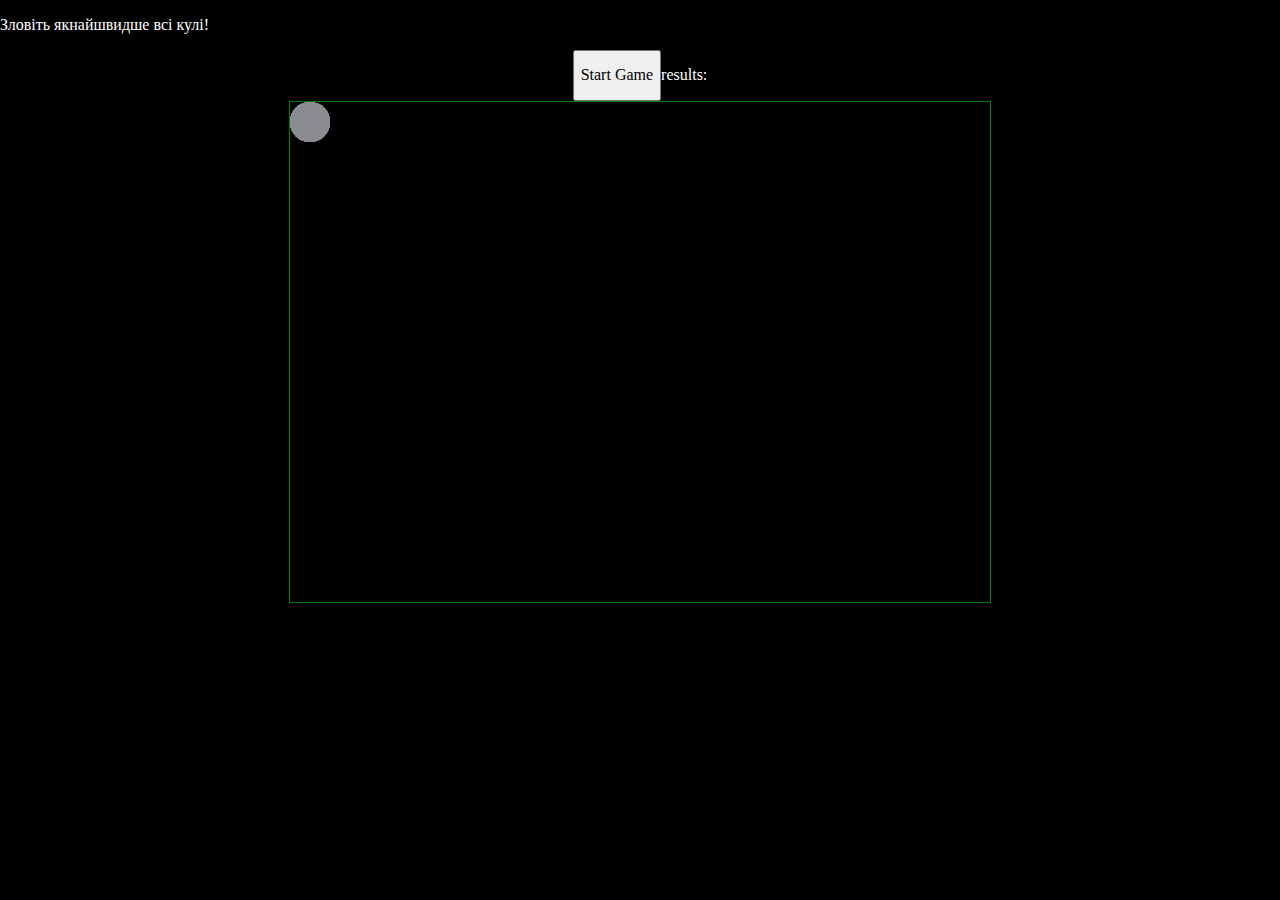
<file: temp/index.html>
﻿<!DOCTYPE html>
<html lang="en">
<head>
	<meta charset="UTF-8">
	<title>CatchMe Game </title>
	<link rel="stylesheet" href="normalize.css">
	<link rel="stylesheet" href="main-style.css">
</head>
<body>
	<div id="overlay" class="display-none"></div>
	<div class="container">
		
		<div id="counter" class="display-none">
			<h1 class="count-down display-none">3</h1>
		</div>
		<div class="wrap">
			<p>Зловіть якнайшвидше всі кулі!</p>
			<div id="btns">
				<button id=start-game>Start Game</button>
				
				<p id="results">results:</p>
			</div>
			<div id="area">
				<div class="el"></div>
				<div class="el"></div>
				<div class="el"></div>
				<div class="el"></div>
				<div class="el"></div>
				<div class="el"></div>
				<div class="el"></div>
				<div class="el"></div>
				<div class="el"></div>
				<div class="el"></div>
				<div class="el"></div>
				<div class="el"></div>
			</div>
		</div>	
	</div>
	<script src="catchMeGame.js"></script>
</body>
</html>
</file>
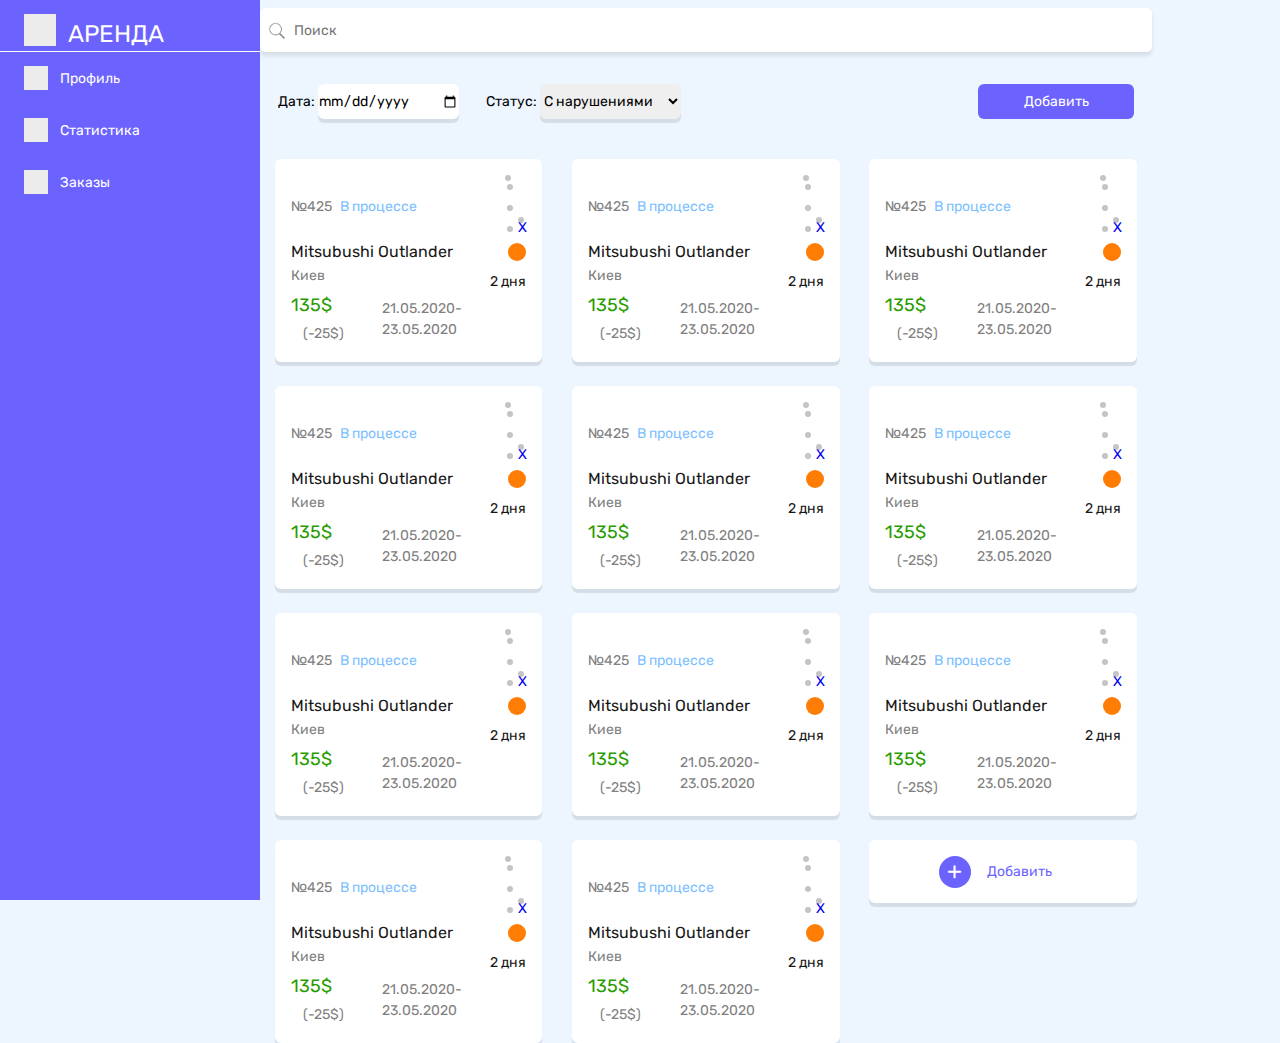
<file: TEST/index.html>
<!DOCTYPE html>
<html lang="en">
<head>
	<meta charset="UTF-8">
	<meta name="viewport" content="width=device-width, initial-scale=1">
	<title>Document</title>
	<link href="https://fonts.googleapis.com/css2?family=Rubik:ital,wght@0,400;0,700;1,400;1,700&display=swap" rel="stylesheet"> 
	<link rel="stylesheet" href="main.css">
</head>
<body>
	<header class="header container">
		<aside class="rent-aside">
			<div class="aside-header">
				<img src="img/Rectangle.png" alt="">
				<span>АРЕНДА</span>
			</div>
			<div class="aside-body">
				<a href="#"><img src="img/Rectangle.png" alt="">Профиль</a>
				<a href="#"><img src="img/Rectangle.png" alt="">Статистика</a>
				<a href="#"><img src="img/Rectangle.png" alt="">Заказы</a>
			</div>
		</aside>
		<a href="" class="menu-link"><img src="img/menu-icon.png" alt="menu" class="menu-icon"></a>
		<form class="menu-form form" method="GET" action="#" role="search">
			<div class="group-input">
			<a href="#">
				<img src="img/search-icon.png" alt="">
			</a>
			<input class="search" type="search" placeholder="Поиск">
			</div>
			<a href="#" class="filter-icon-link"><img class="filter-icon" src="img/filt.png" alt=""></a>
		</form>
	</header>
	<main>
		<div class="container">
			<div class="filter-addbtn">
				<form action="#">
					<div class="filter">
							<label for="calendar">Дата: </label><input type="date" id="calendar" name="calendar" min="2020-06-29">
							<label for="status">Статус: </label>
							<select name="status" id="status">
								<option value="violations">С нарушениями</option><option value="no violations">Без нарушений</option>
							</select>
					</div>
						<button type="submit" class="btn">Добавить</button>
				</form>
			</div>
			<div class="wrap-items">
				<div id="overlay" class="hide"></div>
			<a class="add-box" href="#">
				<div class="item-add ">
						<div class="add-btn-icon"><p>+</p></div>
						<p class="add-btn-text">Добавить</p>
				</div>
			</a>
				<div class="item">
					<div class="item-row">
						<div class="number-status">
							<p class="item-number">№425</p>
							<p class="item-status">В процессе</p>
						</div>
						<a class="item-menu" href="#">
							<span class="item-menu-circles">
								<span></span>
								<span></span>
								<span></span>
							</span>
							<span class="item-menu-close hide">X</span>
						</a>
					</div>
					<div class="item-row">
						<div class="auto-name">Mitsubushi Outlander
						</div>
						<div class="auto-mark"></div>
					</div>
					<div class="item-row">
						<div class="auto-city">Киев</div>
						<p class="auto-time-using">2 дня</p>
					</div>
					<div class="item-row">
						<div class="auto-price price">
							<span class="main-price">135$</span>
							<span class="discount">(-25$)</span>
						</div>
						<p class="auto-time-dates">
							21.05.2020-23.05.2020
						</p>
					</div>
					<div class="popup popup-opening hide">
						<div class="item-row">
							<p>Получение: </p>
							<div>
								<p class="black">ул. Симона Петлюры, 27
								</p>
								<p><span>09:00</span> <span>03.05.2020</span></p>
							</div>
						</div>
						<div class="item-row">
							<p>Возврат: </p>
							<div>
								<p class="black">ул. Симона Петлюры, 27
								</p>
								<p><span>09:00</span> <span>03.05.2020</span></p>
							</div>
						</div>
						<div class="item-row">
							<p>Клиент: </p>
							<div>
								<p class="black">Иван Иванов
								</p>
								<p>+380505555555</p>
							</div>
						</div>
						<div class="item-row">
							<p>Залог: </p>
							<div class="price">200$</div>
						</div>
						<div class="item-row">
							<p>Создал: </p>
							<div class="black">Денис Александрович</div>
						</div>
						<div class="item-row">
							<p>Принял: </p>
							<div class="black">Денис Александрович</div>
						</div>
						<form action="#" method="POST">
							<label><input type="checkbox">Игнорировать верификацию клиента</label>
							<input class="btn" type="submit" value="Принять">
						</form>
					</div>
				</div>
				<div class="item">
					<div class="item-row">
						<div class="number-status">
							<p class="item-number">№425</p>
							<p class="item-status">В процессе</p>
						</div>
						<a class="item-menu" href="#">
							<span class="item-menu-circles">
								<span></span>
								<span></span>
								<span></span>
							</span>
							<span class="item-menu-close hide">X</span>
						</a>
					</div>
					<div class="item-row">
						<div class="auto-name">Mitsubushi Outlander
						</div>
						<div class="auto-mark"></div>
					</div>
					<div class="item-row">
						<div class="auto-city">Киев</div>
						<p class="auto-time-using">2 дня</p>
					</div>
					<div class="item-row">
						<div class="auto-price price">
							<span class="main-price">135$</span>
							<span class="discount">(-25$)</span>
						</div>
						<p class="auto-time-dates">
							21.05.2020-23.05.2020
						</p>
					</div>
					<div class="popup popup-opening hide">
						<div class="item-row">
							<p>Получение: </p>
							<div>
								<p class="black">ул. Симона Петлюры, 27
								</p>
								<p><span>09:00</span> <span>03.05.2020</span></p>
							</div>
						</div>
						<div class="item-row">
							<p>Возврат: </p>
							<div>
								<p class="black">ул. Симона Петлюры, 27
								</p>
								<p><span>09:00</span> <span>03.05.2020</span></p>
							</div>
						</div>
						<div class="item-row">
							<p>Клиент: </p>
							<div>
								<p class="black">Иван Иванов
								</p>
								<p>+380505555555</p>
							</div>
						</div>
						<div class="item-row">
							<p>Залог: </p>
							<div class="price">200$</div>
						</div>
						<div class="item-row">
							<p>Создал: </p>
							<div class="black">Денис Александрович</div>
						</div>
						<div class="item-row">
							<p>Принял: </p>
							<div class="black">Денис Александрович</div>
						</div>
						<form action="#" method="POST">
							<label><input type="checkbox">Игнорировать верификацию клиента</label>
							<input class="btn" type="submit" value="Принять">
						</form>
					</div>
				</div>
				<div class="item">
					<div class="item-row">
						<div class="number-status">
							<p class="item-number">№425</p>
							<p class="item-status">В процессе</p>
						</div>
						<a class="item-menu" href="#">
							<span class="item-menu-circles">
								<span></span>
								<span></span>
								<span></span>
							</span>
							<span class="item-menu-close hide">X</span>
						</a>
					</div>
					<div class="item-row">
						<div class="auto-name">Mitsubushi Outlander
						</div>
						<div class="auto-mark"></div>
					</div>
					<div class="item-row">
						<div class="auto-city">Киев</div>
						<p class="auto-time-using">2 дня</p>
					</div>
					<div class="item-row">
						<div class="auto-price price">
							<span class="main-price">135$</span>
							<span class="discount">(-25$)</span>
						</div>
						<p class="auto-time-dates">
							21.05.2020-23.05.2020
						</p>
					</div>
					<div class="popup popup-opening hide">
						<div class="item-row">
							<p>Получение: </p>
							<div>
								<p class="black">ул. Симона Петлюры, 27
								</p>
								<p><span>09:00</span> <span>03.05.2020</span></p>
							</div>
						</div>
						<div class="item-row">
							<p>Возврат: </p>
							<div>
								<p class="black">ул. Симона Петлюры, 27
								</p>
								<p><span>09:00</span> <span>03.05.2020</span></p>
							</div>
						</div>
						<div class="item-row">
							<p>Клиент: </p>
							<div>
								<p class="black">Иван Иванов
								</p>
								<p>+380505555555</p>
							</div>
						</div>
						<div class="item-row">
							<p>Залог: </p>
							<div class="price">200$</div>
						</div>
						<div class="item-row">
							<p>Создал: </p>
							<div class="black">Денис Александрович</div>
						</div>
						<div class="item-row">
							<p>Принял: </p>
							<div class="black">Денис Александрович</div>
						</div>
						<form action="#" method="POST">
							<label><input type="checkbox">Игнорировать верификацию клиента</label>
							<input class="btn" type="submit" value="Принять">
						</form>
					</div>
				</div>
				<div class="item">
					<div class="item-row">
						<div class="number-status">
							<p class="item-number">№425</p>
							<p class="item-status">В процессе</p>
						</div>
						<a class="item-menu" href="#">
							<span class="item-menu-circles">
								<span></span>
								<span></span>
								<span></span>
							</span>
							<span class="item-menu-close hide">X</span>
						</a>
					</div>
					<div class="item-row">
						<div class="auto-name">Mitsubushi Outlander
						</div>
						<div class="auto-mark"></div>
					</div>
					<div class="item-row">
						<div class="auto-city">Киев</div>
						<p class="auto-time-using">2 дня</p>
					</div>
					<div class="item-row">
						<div class="auto-price price">
							<span class="main-price">135$</span>
							<span class="discount">(-25$)</span>
						</div>
						<p class="auto-time-dates">
							21.05.2020-23.05.2020
						</p>
					</div>
					<div class="popup popup-opening hide">
						<div class="item-row">
							<p>Получение: </p>
							<div>
								<p class="black">ул. Симона Петлюры, 27
								</p>
								<p><span>09:00</span> <span>03.05.2020</span></p>
							</div>
						</div>
						<div class="item-row">
							<p>Возврат: </p>
							<div>
								<p class="black">ул. Симона Петлюры, 27
								</p>
								<p><span>09:00</span> <span>03.05.2020</span></p>
							</div>
						</div>
						<div class="item-row">
							<p>Клиент: </p>
							<div>
								<p class="black">Иван Иванов
								</p>
								<p>+380505555555</p>
							</div>
						</div>
						<div class="item-row">
							<p>Залог: </p>
							<div class="price">200$</div>
						</div>
						<div class="item-row">
							<p>Создал: </p>
							<div class="black">Денис Александрович</div>
						</div>
						<div class="item-row">
							<p>Принял: </p>
							<div class="black">Денис Александрович</div>
						</div>
						<form action="#" method="POST">
							<label><input type="checkbox">Игнорировать верификацию клиента</label>
							<input class="btn" type="submit" value="Принять">
						</form>
					</div>
				</div>
				<div class="item">
					<div class="item-row">
						<div class="number-status">
							<p class="item-number">№425</p>
							<p class="item-status">В процессе</p>
						</div>
						<a class="item-menu" href="#">
							<span class="item-menu-circles">
								<span></span>
								<span></span>
								<span></span>
							</span>
							<span class="item-menu-close hide">X</span>
						</a>
					</div>
					<div class="item-row">
						<div class="auto-name">Mitsubushi Outlander
						</div>
						<div class="auto-mark"></div>
					</div>
					<div class="item-row">
						<div class="auto-city">Киев</div>
						<p class="auto-time-using">2 дня</p>
					</div>
					<div class="item-row">
						<div class="auto-price price">
							<span class="main-price">135$</span>
							<span class="discount">(-25$)</span>
						</div>
						<p class="auto-time-dates">
							21.05.2020-23.05.2020
						</p>
					</div>
					<div class="popup popup-opening hide">
						<div class="item-row">
							<p>Получение: </p>
							<div>
								<p class="black">ул. Симона Петлюры, 27
								</p>
								<p><span>09:00</span> <span>03.05.2020</span></p>
							</div>
						</div>
						<div class="item-row">
							<p>Возврат: </p>
							<div>
								<p class="black">ул. Симона Петлюры, 27
								</p>
								<p><span>09:00</span> <span>03.05.2020</span></p>
							</div>
						</div>
						<div class="item-row">
							<p>Клиент: </p>
							<div>
								<p class="black">Иван Иванов
								</p>
								<p>+380505555555</p>
							</div>
						</div>
						<div class="item-row">
							<p>Залог: </p>
							<div class="price">200$</div>
						</div>
						<div class="item-row">
							<p>Создал: </p>
							<div class="black">Денис Александрович</div>
						</div>
						<div class="item-row">
							<p>Принял: </p>
							<div class="black">Денис Александрович</div>
						</div>
						<form action="#" method="POST">
							<label><input type="checkbox">Игнорировать верификацию клиента</label>
							<input class="btn" type="submit" value="Принять">
						</form>
					</div>
				</div>
				<div class="item">
					<div class="item-row">
						<div class="number-status">
							<p class="item-number">№425</p>
							<p class="item-status">В процессе</p>
						</div>
						<a class="item-menu" href="#">
							<span class="item-menu-circles">
								<span></span>
								<span></span>
								<span></span>
							</span>
							<span class="item-menu-close hide">X</span>
						</a>
					</div>
					<div class="item-row">
						<div class="auto-name">Mitsubushi Outlander
						</div>
						<div class="auto-mark"></div>
					</div>
					<div class="item-row">
						<div class="auto-city">Киев</div>
						<p class="auto-time-using">2 дня</p>
					</div>
					<div class="item-row">
						<div class="auto-price price">
							<span class="main-price">135$</span>
							<span class="discount">(-25$)</span>
						</div>
						<p class="auto-time-dates">
							21.05.2020-23.05.2020
						</p>
					</div>
					<div class="popup popup-opening hide">
						<div class="item-row">
							<p>Получение: </p>
							<div>
								<p class="black">ул. Симона Петлюры, 27
								</p>
								<p><span>09:00</span> <span>03.05.2020</span></p>
							</div>
						</div>
						<div class="item-row">
							<p>Возврат: </p>
							<div>
								<p class="black">ул. Симона Петлюры, 27
								</p>
								<p><span>09:00</span> <span>03.05.2020</span></p>
							</div>
						</div>
						<div class="item-row">
							<p>Клиент: </p>
							<div>
								<p class="black">Иван Иванов
								</p>
								<p>+380505555555</p>
							</div>
						</div>
						<div class="item-row">
							<p>Залог: </p>
							<div class="price">200$</div>
						</div>
						<div class="item-row">
							<p>Создал: </p>
							<div class="black">Денис Александрович</div>
						</div>
						<div class="item-row">
							<p>Принял: </p>
							<div class="black">Денис Александрович</div>
						</div>
						<form action="#" method="POST">
							<label><input type="checkbox">Игнорировать верификацию клиента</label>
							<input class="btn" type="submit" value="Принять">
						</form>
					</div>
				</div>
				<div class="item">
					<div class="item-row">
						<div class="number-status">
							<p class="item-number">№425</p>
							<p class="item-status">В процессе</p>
						</div>
						<a class="item-menu" href="#">
							<span class="item-menu-circles">
								<span></span>
								<span></span>
								<span></span>
							</span>
							<span class="item-menu-close hide">X</span>
						</a>
					</div>
					<div class="item-row">
						<div class="auto-name">Mitsubushi Outlander
						</div>
						<div class="auto-mark"></div>
					</div>
					<div class="item-row">
						<div class="auto-city">Киев</div>
						<p class="auto-time-using">2 дня</p>
					</div>
					<div class="item-row">
						<div class="auto-price price">
							<span class="main-price">135$</span>
							<span class="discount">(-25$)</span>
						</div>
						<p class="auto-time-dates">
							21.05.2020-23.05.2020
						</p>
					</div>
					<div class="popup popup-opening hide">
						<div class="item-row">
							<p>Получение: </p>
							<div>
								<p class="black">ул. Симона Петлюры, 27
								</p>
								<p><span>09:00</span> <span>03.05.2020</span></p>
							</div>
						</div>
						<div class="item-row">
							<p>Возврат: </p>
							<div>
								<p class="black">ул. Симона Петлюры, 27
								</p>
								<p><span>09:00</span> <span>03.05.2020</span></p>
							</div>
						</div>
						<div class="item-row">
							<p>Клиент: </p>
							<div>
								<p class="black">Иван Иванов
								</p>
								<p>+380505555555</p>
							</div>
						</div>
						<div class="item-row">
							<p>Залог: </p>
							<div class="price">200$</div>
						</div>
						<div class="item-row">
							<p>Создал: </p>
							<div class="black">Денис Александрович</div>
						</div>
						<div class="item-row">
							<p>Принял: </p>
							<div class="black">Денис Александрович</div>
						</div>
						<form action="#" method="POST">
							<label><input type="checkbox">Игнорировать верификацию клиента</label>
							<input class="btn" type="submit" value="Принять">
						</form>
					</div>
				</div>
				<div class="item">
					<div class="item-row">
						<div class="number-status">
							<p class="item-number">№425</p>
							<p class="item-status">В процессе</p>
						</div>
						<a class="item-menu" href="#">
							<span class="item-menu-circles">
								<span></span>
								<span></span>
								<span></span>
							</span>
							<span class="item-menu-close hide">X</span>
						</a>
					</div>
					<div class="item-row">
						<div class="auto-name">Mitsubushi Outlander
						</div>
						<div class="auto-mark"></div>
					</div>
					<div class="item-row">
						<div class="auto-city">Киев</div>
						<p class="auto-time-using">2 дня</p>
					</div>
					<div class="item-row">
						<div class="auto-price price">
							<span class="main-price">135$</span>
							<span class="discount">(-25$)</span>
						</div>
						<p class="auto-time-dates">
							21.05.2020-23.05.2020
						</p>
					</div>
					<div class="popup popup-opening hide">
						<div class="item-row">
							<p>Получение: </p>
							<div>
								<p class="black">ул. Симона Петлюры, 27
								</p>
								<p><span>09:00</span> <span>03.05.2020</span></p>
							</div>
						</div>
						<div class="item-row">
							<p>Возврат: </p>
							<div>
								<p class="black">ул. Симона Петлюры, 27
								</p>
								<p><span>09:00</span> <span>03.05.2020</span></p>
							</div>
						</div>
						<div class="item-row">
							<p>Клиент: </p>
							<div>
								<p class="black">Иван Иванов
								</p>
								<p>+380505555555</p>
							</div>
						</div>
						<div class="item-row">
							<p>Залог: </p>
							<div class="price">200$</div>
						</div>
						<div class="item-row">
							<p>Создал: </p>
							<div class="black">Денис Александрович</div>
						</div>
						<div class="item-row">
							<p>Принял: </p>
							<div class="black">Денис Александрович</div>
						</div>
						<form action="#" method="POST">
							<label><input type="checkbox">Игнорировать верификацию клиента</label>
							<input class="btn" type="submit" value="Принять">
						</form>
					</div>
				</div>
				<div class="item">
					<div class="item-row">
						<div class="number-status">
							<p class="item-number">№425</p>
							<p class="item-status">В процессе</p>
						</div>
						<a class="item-menu" href="#">
							<span class="item-menu-circles">
								<span></span>
								<span></span>
								<span></span>
							</span>
							<span class="item-menu-close hide">X</span>
						</a>
					</div>
					<div class="item-row">
						<div class="auto-name">Mitsubushi Outlander
						</div>
						<div class="auto-mark"></div>
					</div>
					<div class="item-row">
						<div class="auto-city">Киев</div>
						<p class="auto-time-using">2 дня</p>
					</div>
					<div class="item-row">
						<div class="auto-price price">
							<span class="main-price">135$</span>
							<span class="discount">(-25$)</span>
						</div>
						<p class="auto-time-dates">
							21.05.2020-23.05.2020
						</p>
					</div>
					<div class="popup popup-opening hide">
						<div class="item-row">
							<p>Получение: </p>
							<div>
								<p class="black">ул. Симона Петлюры, 27
								</p>
								<p><span>09:00</span> <span>03.05.2020</span></p>
							</div>
						</div>
						<div class="item-row">
							<p>Возврат: </p>
							<div>
								<p class="black">ул. Симона Петлюры, 27
								</p>
								<p><span>09:00</span> <span>03.05.2020</span></p>
							</div>
						</div>
						<div class="item-row">
							<p>Клиент: </p>
							<div>
								<p class="black">Иван Иванов
								</p>
								<p>+380505555555</p>
							</div>
						</div>
						<div class="item-row">
							<p>Залог: </p>
							<div class="price">200$</div>
						</div>
						<div class="item-row">
							<p>Создал: </p>
							<div class="black">Денис Александрович</div>
						</div>
						<div class="item-row">
							<p>Принял: </p>
							<div class="black">Денис Александрович</div>
						</div>
						<form action="#" method="POST">
							<label><input type="checkbox">Игнорировать верификацию клиента</label>
							<input class="btn" type="submit" value="Принять">
						</form>
					</div>
				</div>
				<div class="item">
					<div class="item-row">
						<div class="number-status">
							<p class="item-number">№425</p>
							<p class="item-status">В процессе</p>
						</div>
						<a class="item-menu" href="#">
							<span class="item-menu-circles">
								<span></span>
								<span></span>
								<span></span>
							</span>
							<span class="item-menu-close hide">X</span>
						</a>
					</div>
					<div class="item-row">
						<div class="auto-name">Mitsubushi Outlander
						</div>
						<div class="auto-mark"></div>
					</div>
					<div class="item-row">
						<div class="auto-city">Киев</div>
						<p class="auto-time-using">2 дня</p>
					</div>
					<div class="item-row">
						<div class="auto-price price">
							<span class="main-price">135$</span>
							<span class="discount">(-25$)</span>
						</div>
						<p class="auto-time-dates">
							21.05.2020-23.05.2020
						</p>
					</div>
					<div class="popup popup-opening hide">
						<div class="item-row">
							<p>Получение: </p>
							<div>
								<p class="black">ул. Симона Петлюры, 27
								</p>
								<p><span>09:00</span> <span>03.05.2020</span></p>
							</div>
						</div>
						<div class="item-row">
							<p>Возврат: </p>
							<div>
								<p class="black">ул. Симона Петлюры, 27
								</p>
								<p><span>09:00</span> <span>03.05.2020</span></p>
							</div>
						</div>
						<div class="item-row">
							<p>Клиент: </p>
							<div>
								<p class="black">Иван Иванов
								</p>
								<p>+380505555555</p>
							</div>
						</div>
						<div class="item-row">
							<p>Залог: </p>
							<div class="price">200$</div>
						</div>
						<div class="item-row">
							<p>Создал: </p>
							<div class="black">Денис Александрович</div>
						</div>
						<div class="item-row">
							<p>Принял: </p>
							<div class="black">Денис Александрович</div>
						</div>
						<form action="#" method="POST">
							<label><input type="checkbox">Игнорировать верификацию клиента</label>
							<input class="btn" type="submit" value="Принять">
						</form>
					</div>
				</div>
				<div class="item">
					<div class="item-row">
						<div class="number-status">
							<p class="item-number">№425</p>
							<p class="item-status">В процессе</p>
						</div>
						<a class="item-menu" href="#">
							<span class="item-menu-circles">
								<span></span>
								<span></span>
								<span></span>
							</span>
							<span class="item-menu-close hide">X</span>
						</a>
					</div>
					<div class="item-row">
						<div class="auto-name">Mitsubushi Outlander
						</div>
						<div class="auto-mark"></div>
					</div>
					<div class="item-row">
						<div class="auto-city">Киев</div>
						<p class="auto-time-using">2 дня</p>
					</div>
					<div class="item-row">
						<div class="auto-price price">
							<span class="main-price">135$</span>
							<span class="discount">(-25$)</span>
						</div>
						<p class="auto-time-dates">
							21.05.2020-23.05.2020
						</p>
					</div>
					<div class="popup popup-opening hide">
						<div class="item-row">
							<p>Получение: </p>
							<div>
								<p class="black">ул. Симона Петлюры, 27
								</p>
								<p><span>09:00</span> <span>03.05.2020</span></p>
							</div>
						</div>
						<div class="item-row">
							<p>Возврат: </p>
							<div>
								<p class="black">ул. Симона Петлюры, 27
								</p>
								<p><span>09:00</span> <span>03.05.2020</span></p>
							</div>
						</div>
						<div class="item-row">
							<p>Клиент: </p>
							<div>
								<p class="black">Иван Иванов
								</p>
								<p>+380505555555</p>
							</div>
						</div>
						<div class="item-row">
							<p>Залог: </p>
							<div class="price">200$</div>
						</div>
						<div class="item-row">
							<p>Создал: </p>
							<div class="black">Денис Александрович</div>
						</div>
						<div class="item-row">
							<p>Принял: </p>
							<div class="black">Денис Александрович</div>
						</div>
						<form action="#" method="POST">
							<label><input type="checkbox">Игнорировать верификацию клиента</label>
							<input class="btn" type="submit" value="Принять">
						</form>
					</div>
				</div>
				<div class="popup popup-new hide">
					<div class="popup-header">
						<p>Новый заказ</p>
					</div>
					<div class="popup-body">
						<form action="#" method="POST">
							
						
						<label>Клиент
							<input type="text"></label>
							<label>Авто
							<select name="automobile-brend" id="automobile-brend">
								<option value="Mitsubishi Outlander">Mitsubishi Outlander</option>
							</select></label>
							<label>Дата, время получения
								<span class="item-row">
									<span class="popup-group-input popup-group-input-date ">
										<input type="date" 	min="2020-06-29" >
										<span class="popup-new-img-wrap">
											
											<img src="img/icon-calendar.png" alt="">
										</span>
									</span>
									<span class="popup-group-input">
										<input type="time" 	min="09:00" max="18:00" value="09:00">
										<span class="popup-new-img-wrap">
											
											<img src="img/icons-clock.png" alt="">
										</span>
									</span>
								</span>
							</label>
							<label>Дата, время возврата
								<span class="item-row">
									<span class="popup-group-input popup-group-input-date ">
										<input type="date" 	min="2020-06-29" >
										<span class="popup-new-img-wrap">
											
											<img src="img/icon-calendar.png" alt="">
										</span>
									</span>
									<span class="popup-group-input">
										<input type="time" 	min="09:00" max="18:00" value="22:00">
										<span class="popup-new-img-wrap">
											
											<img src="img/icons-clock.png" alt="">
										</span>
									</span>
								</span>
							</label>
							<label>
								Место возврата
								<input type="text">
							</label>
							<label>
								Дополнительные услуги
								<input type="text">
							</label>
							<div class="item-row col-3">
								<label class="col-3">Цена <input type="text" value="135$"></label>
								<label class="col-3">Скидка <input type="text" value="25$"></label>
								<label class="col-3">Залог <input type="text" value="400$"></label>

							</div>
							<input class="btn" type="submit" value="Создать">
						</form>
					</div>
				</div>
			</div>
		</div>
	</main>
	<script src="JS/popups.js"></script>
</body>
</html>
</file>
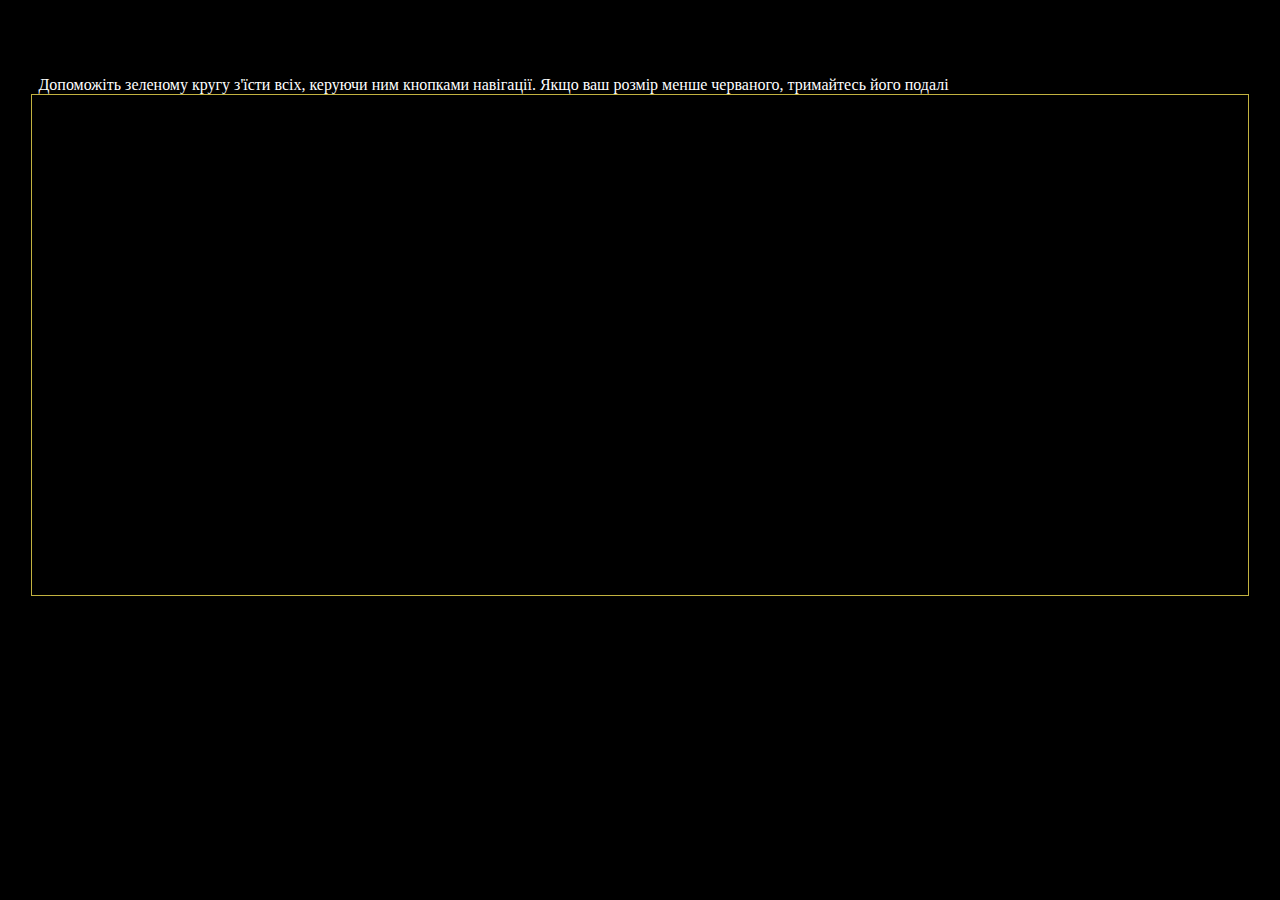
<file: aquarium/game aquarium with predator/index.html>
﻿<!DOCTYPE html>
<html lang="en">
<head>
	<meta charset="UTF-8">
	<title>Aquarium Game</title>
	<link rel="stylesheet" href="normalize.css">
	<link rel="stylesheet" href="main-style.css">
</head>
<body>
	<div id="overlay" class="display-none"></div>
	<div class="container">
		<div class="wrap">
			<p>Допоможіть зеленому кругу з'їсти всіх, керуючи ним кнопками навігації. 
				Якщо ваш розмір менше черваного, тримайтесь його подалі</p>
			<div id="area">
			</div>
		</div>	
	</div>
	<script src="main.js"></script>
</body>
</html>
</file>
<file: main.css>
﻿*{
	margin: 0;
	padding: 0;
	box-sizing: border-box;
	-webkit-tap-highlight-color: rgba(0, 0, 0, 0);
	font-family: cursive;
	font-size: 18px;
}
body{
	background: url(background.jpg) 33% 50% no-repeat fixed;
	background-size: cover;

}
body::after{
	content: "";
	display: block;
	position: absolute;
	top:0;
	left: 0;
	background-color: rgba(0,0,0,0.8);
	width: 100%;
	height: 100%;
	z-index: -3;
}
.instruct{
	margin: 0 auto;
	margin-top: 2rem;			
	width: 	55%;
}
button{
	display: block;
	margin: 0 auto;
	width: 50vw;
	height: 80px;
	border-radius: 13px;
	cursor: pointer;
	font-size: 	1.5rem;
	text-transform: uppercase;
	background-color: #e2ddd7;
}
button:focus{
	outline: 0;
}
.wrap{
	margin: 0 auto 15px;
	/*margin-top: 5rem;*/
}
.box{
	position: relative;
	width: 700px;
	height: 125px;
	margin: 0 auto;
	background-color:#5f5e5d;
	border: 1px solid #123;
}
.point{
	position: absolute;
	width: 15px;
	height: 15px;
	background-color: #111;
	border: 1px solid #444;
}
.table{
	margin: 0 auto;
	margin-top: 1rem;
	width: 	50%;
	font-size: 2rem;
	background-color: rgba(	0, 0,0,0.6);
}

.best{
	font-size: 1.2rem;
}
.best>span{
	font-size: inherit;
}
table{
	width: 	100%;
	color: #fff;
	border-collapse: collapse;	
}
td{
	font-size: 1.2rem;
	width: 50%;
	padding-left: 1rem;
}
p{
	margin-left: 10%;
	color: #fff;
}
</file>
<file: aquarium/main-style.css>
﻿body{
  background-color: #000;
}
.container{
  width: 100%;
}
#counter{
  position: absolute;
  z-index: 50;
  top: 0;
  width: 100%;
  height: 100%;
  text-align: center;
  overflow: hidden;
}
.count-down{
  color: #fff;
  font-size: 13rem;
  pointer-events: none;
  -moz-user-select: none;
  user-select: none;   
}
.display-none{
  display: none;
  
}
.animated-count{
  transform: scale(10);
  opacity: 0;
  transition-property: transform, opacity;
  transition-duration: .3s;
  transition-timing-function: ease-in, ease;
}
.wrap{
margin-top: 76px;
}
#btns{
  display: flex;
  justify-content: center;
}
button{
  cursor: pointer;
}
button:disabled{
  cursor: not-allowed;
}
#area{
  position: relative;
  margin: 0 auto;
  width: 700px;
  height: 500px;
  border: 1px solid green;
}
.hunter{
  position: absolute;
  z-index: 3;
  transform:translate(550px, 350px);
  width: 40px;
  height: 40px;
  border-radius: 50%;
  background-color: red;
  /*pointer-events: none;*/
  transition: transform 0.5s ease;
}
.el{
  position: absolute;
  width: 10px;
  height: 10px;
  z-index: 2;
  border-radius: 50%;
  background-color: #8b8b92;
  pointer-events: none;
  transition: transform 0.15s linear;
  transform:  translate(0px,0px);
}
#overlay{
  position: absolute;
  background-color: #000;
  opacity: 0.8;
  width: 100%;
  height: 100%;
  z-index: 1;
}
/*#newElId{
  position: relative;
  width: 30px;
  height: 30px;
  border-radius: 50%;
  background-color: green;
  transition: transform .5s ease;
}*/
p{
  /*font-size: 8px;*/
  color: #fff;
}

}
</file>
<file: NastyuhaTemp/css/style.css>
﻿* {
  margin: 0;
  padding: 0;
  box-sizing: border-box;
  font-size: 14px;
  color: #000;
  font-family: 'Open Sans',  serif;
  -webkit-tap-highlight-color: rgba(0, 0, 0, 0);
}
body{
	background-color: #fff;
}
p{
	text-align: justify;
	margin-top:1rem;
	margin-bottom:1rem;
	line-height: 1.5rem;
	cursor: default;
}
h2 a{
	font-size: inherit;
}
 a {
	text-decoration: none;
}
h2{
	font-size: 2rem;
	margin: 2rem 0;
}
h3{
	font-weight: 500;
	font-size: 1.425rem;
	margin: 0.5rem 0;
}
h1, h2,h3,h4{
	cursor: default;
}
.container{
	margin: 0 auto;
	width: 80%;
}
.navbar{
	display: flex;
	justify-content: space-between;
	align-items: center;
	user-select: none;
	height: 100%;
}
#logotype{
	display: flex;
	align-items: center;
	justify-content: space-between;
}
.logo-img{
	height: 33px;
	margin: 0.6rem;
}
.site-name{
	font-weight: bold;
	pointer-events: none;
	user-select: none;
	-webkit-user-select: none
}
nav{
	display: flex;
}
nav a {
	margin: 0.75rem;	
	display: block;
}
header a{
	display: block;
}
nav a:hover, footer a:hover{
	text-decoration: underline;
	}
.search-call{
	height: 7.14rem;
	display: flex;
}
.search-call a{
	padding: 1rem;
	text-decoration: none;
	background-color: #f2f2f2;
}
a.phone{
	background-color:#000;
}
.search i {
color: #6d6d6d;
}
.phone i{
	color: #fff;
}
li{
	margin: 0 25px;
	height: 100%;
	display: flex;
	align-items: center;
	list-style: none;
}
/*main main main main main main main main */
h1.title{
	font-weight: bolder;
	font-size: 2.5rem;	
}
.supply{
	margin-left: 50%;
	max-width: 23%;
	/*margin-top: 150px;*/
}
.screen{
	padding-top: 9rem;
}
.a-screen{
	height: 640px;
	padding-top:14%;
	background: url(../images/back-header.jpg) no-repeat;
	background-size: cover;
	cursor: default;
}
/*p{
	font-weight: inherit;
	font-size: inherit;
}*/
button{
	cursor:pointer;
	user-select: none;
	background: none;
	border:1px solid #000;
	padding: 0.5rem 1rem;
	font-size: 0.875rem;
	font-weight: 600; 
}
.form{
	margin: 0 auto;
	width: 70%;
	margin-top: 7rem;
	padding: 1rem 1.5rem;
	background-color: rgba(255,255,255,0.8);
	cursor: default;
}
form p{
	font-size: 0.8rem;
	margin: 0;
}
.selects{
	display: flex;
	justify-content: space-around;
}
div[data-select]{
	position: relative;
}
.select-header{
	padding: 0.5rem ;
	background-color:transparent;
	width: 9rem;
	text-align: center;
	position: relative;
	border-bottom: 2px solid #61605f;
}
.select-header::after{
	content: '';
	background: url(../images/down.png) no-repeat 90% 60%;
	background-size: 7%;
	width: 100%;
	height: 100%;
	position: absolute;
	left: 0;
	right: auto;
	top: 0;
	display: block;
	pointer-events: none;


}
.select-body{
	display: none;
	left:6rem;
	top:1rem;
	position: absolute;
	z-index: 2;
	padding: 1rem ;
	background-color:#fff;
	box-shadow: 0px 0px 42px -3px rgba(0,0,0,0.75);
}
.is-active{
	display: block;
}
.hidden{
	display: none;
}
.select-item, .select-placeholder,.select-header{
	cursor: pointer;
}
 .select-item:hover{
	text-decoration: underline;

}
.select-placeholder{
	color: #666;
	font-size: 1rem;
}
input[type="submit"]{
	align-self: center;
	cursor:pointer;
	user-select: none;
	background-color: #000;
	border:none;
	color: #fff;
	padding: 0.5rem 1rem;
	font-size: 0.875rem;
	font-weight: 600; 
}
.column{
	width: 46%;
}
.b-screen{
	/*padding-top: 9rem;*/
	position: relative;
}
.light-img{
	position: absolute;
	right: 6vw; 
	top:0;
}
.columns{
	display: flex;
	justify-content: space-between;
}
.img-in-text{
	float: right;
	position: relative;
	left: 7rem;
	margin-left: -7rem;
	max-width:70%; 
}

.p-with-img{
	text-align: left;
}

/*c-screen c-screen c-screen c-screen c-screen */

.advantages{
	display: flex;
	flex-wrap: wrap;
}
.col{
	/*width: 45%;*/
	/*padding: 0.2rem 1rem;*/
	padding: 2% 3%;
	position: relative;
}
.col:last-child{
	width: 45%;
}
.advantage-item{
	display: flex;
	justify-content: center;
	width:33%; 
}
.advantage-item p{
	text-align: left;
}
.advantage-item:nth-child(odd){
	background-color: #f2f2f2;
}
.advantage-item:nth-child(odd) span{
	font-size: 9rem;
	font-weight: 100;
	color: #eddbd2;
	cursor: default;
	user-select: none;
}
.advantage-item:nth-child(odd) .advantage-title{
	position: absolute;
	background-color: #f2f2f2;
	top:8rem;
	border-top: 2px solid #ebd194;
}
.advantage-item:nth-child(even) span{
	font-size: 9rem;
	color: #ddd;
	font-weight: 100;
	cursor: default;
	user-select: none;
}
.advantage-item:nth-child(even){
	z-index: 1; 
	box-shadow: 0px 0px 45px -3px rgba(0,0,0,0.4);
}
.advantage-item:nth-child(even) .advantage-title{
	position: absolute;
	background-color: #fff;
	top:8rem;
	border-top: 2px solid #ebd194;
}
/*d-screen d-screen d-screen d-screen d-screen */
.catalog{
	display: flex;
	/*height: 100%;*/
	align-content: stretch;
}
.catalog p{
	font-size: 0.875rem;
	text-align: left;
}

.col-3{
	width: 33%;
	display: flex;
	flex-direction: column;
	/*flex:1 1 content;*/
}
.wrap:nth-child(even){
	margin-top: 0;
}
.wrap{
	position: relative;
	height: 100%;
	/*width: 100%;*/
	/*display: flex;*/
	/*flex-direction: column;*/
	/*justify-content: space-between;*/
	/*flex-basis: 100%;*/
	/*flex-wrap: wrap;*/
	margin: 1.5rem 0.5rem;
	/*padding: 1rem;*/
	/*border: 1px solid #777;*/
	background-color: #ddd;
	overflow: hidden;
}
.wrap *{
	cursor: pointer;
}
.wrap a{
	display: block;
	display: flex;
	flex-direction: column;
	justify-content: space-between;
	/*position: relative;*/
	height: 100%;
	/*z-index: 10;*/
}
.wrap .text{
	padding: 1rem;
	width: 80%;
}
.wrap img{
	align-self: center;
	display: block;
	width: 50%;
	margin: 1rem 1rem 1rem 0;
	flex-shrink: 0;
}
/*.wrap .text{
	flex-shrink: 10;
	flex-basis: 50%;
	flex-grow: 1;
}*/
.wrap-1{
	flex-flow: row nowrap;
	flex:1 3;
	background-color: #eddbd2;
}
.wrap-1 a{
	flex-flow: row nowrap;
}
.wrap-2{
	background-color: #eec154;
	display: block;
	flex: 3 2;
}
.wrap-2 img{
	width: 130%;
	/*position: relative;*/
	margin-right: 0;
	margin-left: auto;
	/*flex:20 19;*/
	/*left: 1rem;*/
}
.wrap-3{
	/*flex-wrap: wrap;*/
	flex:19 20;
}
.wrap-3 .text{
	width: 70%;

}
.wrap-3 a>img{
	position: absolute;
	width: 34%;
	right: 0;
	top: 0;
	margin: 0;	
}
.img-box{
	/*position: relative;*/
	width: 100%;
	display: flex;
	justify-content: space-between;
	align-items: flex-start;
	padding-left: 1rem;

}
.img-box img{
	display: block;
	width: 36%;
	margin:0;
}
.img-box img:nth-child(2){
	width: 24%;
}
.wrap-4{
	background-color: #f2f2f2;
	flex:20 19;
}
.wrap-5{
	background-color: #ded4cb;
	padding: 0;
	flex:7 10;
}
.wrap-5 .text{
	width: 60%;
	padding: 1rem;
}
.wrap-5 img{
	position: relative;
	width: 100%;
	/*left: -1rem;*/
	/*width: calc(100% + 2rem);*/
	margin: 0;
	padding: 0;
}
.wrap-6{
	flex:10 7;
}
.wrap-6 .text{
	width: 70%;
}
.wrap-6 img{
	margin-bottom: 0;
	width: 67%;
}
/*slider slider slider slider slider */
#slider-feedback{
	display: flex;
	position: relative;
	margin-bottom: 7rem;
	z-index: 1;
}
#slider-feedback img{
	pointer-events: none;
	user-select: none;
}
#arrow-r{
	position: absolute;
	z-index: 3;
	right: 2rem;
	top:37%;
	padding: 1rem 0 1rem 1rem;
	cursor: pointer;
}
.fa-caret-right{
		color: #9a9a9a;
		font-size: 1.3rem;
}
.slide-box{
	display: flex;
	/*justify-content: space-between;*/
	background-color: #f2f2f2;
}
.slide{
	animation-name: slide;
	animation-duration: 1s;
}
.profile{
	flex-shrink: 0;
}
.profile img{
	width: 100%;
	display: block;
}
.feedback{
	width: 100%;
	padding: 1rem 16rem 0rem 2rem;
	/*flex-shrink: 2;*/
}

.decor-img{
	position: relative;
	width: 40%;
	/*pointer-events: none;*/
	/*flex: 1 1;*/
	/*width: 1px;*/
	/*height: 1px;*/
}
.decor-img img{
	display: block;
	position: absolute;
	/*width: 13%;*/
	left: 0rem;
	top: 0;
	width: 5vw;
}
.slider-decor{
	position: absolute;
	display: block;
	width: 5vw;
	right:11%;
	top: 0;
}
/*footer footer footer footer footer */
footer{
	background-color: #9a9a9a;
}

.footer{
	display: flex;
	justify-content: space-around;
	padding-top: 5rem;
}
footer p{
	cursor: auto;
}
.f-logo{
	display: flex;
	justify-content: space-between;
    align-items: center;
}
.f-menu, .f-contacts{
	display: flex;
	flex-wrap: wrap;
	justify-content: space-between;
}
.f-menu, .f-contacts{
	width: 30%;
}
.f-menu::after {
	content: "";
	width: 100%;
	order:0; 
}
.f-menu p:nth-child(3)~p{
	order:1;
}
.f-contacts::after{
	content: "";
	width: 100%;
	order:0;
}
.f-contacts p:nth-child(2)~p{
	order:1;
}
.socials{
	width: 5rem;
	display: flex;
	justify-content: space-between;
	cursor: default;
}
.go-up {
	-webkit-animation: go-up 1s cubic-bezier(0.215, 0.610, 0.355, 1.000);
    animation: go-up 1s cubic-bezier(0.215, 0.610, 0.355, 1.000);
}
button:focus {
    outline: -webkit-focus-ring-color auto 5px;

}
@keyframes go-up {
  0% {
    
    -webkit-transform: translateY(300px);
            transform: translateY(300px);
    opacity: 0;
  }
  40% {
    opacity: 0.6;
  }
  100% {
    -webkit-transform: translateZ(0) translateY(0);
            transform: translateZ(0) translateY(0);
    opacity: 1;
  }
}

@keyframes slide{
	from{
		opacity: 0.1;
	}
	to{
		opacity: 1;
	}
}
</file>
<file: NastyuhaTemp/css/responsive.css>
﻿@media only screen and (max-width: 1200px){
	.col .order span{
		font-size:8rem;
	}
	.col h3{
		font-size: 1.2rem;
	}
}
@media only screen and (max-width:1024px){
	*{
		font-size: 12px;
	}
	.supply{
		margin-left: 68%;
	}
	nav a{
		margin: 0.3rem;
	}
	.search-call{
		height: 5rem;
	}
	.search-call a{
		padding: 0;
	}
	.light-img{
		right: 1vw;
		width: 8.5%;
	}
	.screen{
		padding-top: 5rem;
	}
	.img-in-text{
		left: 4rem;
		margin-left: -4rem;	
	}
	.col h3{
		font-size: 1.1rem;		
	}
	.col p{
		font-size: 0.8rem;
	}
	.feedback{
		padding-right: 12rem;
	}
	.footer{
		padding-top: 2rem;	
	}
}
@media only screen and (max-width:768px){
	*{
		font-size: 11px;
	}
	.container{
		width: 92%;
	}
	.navbar.container{
		width: 100%;
	}
	nav{
		flex-wrap: wrap;
		justify-content: space-around;
	}
	nav::after{
		content: "";
		width: 100%;
	}
	nav a:nth-child(3)~a{
		order:1;
	}
	.supply{
		margin-left: 10%;
		min-width: 80%;
	}
	.form{
		width: 97%;
	}
	.select-header{
		width: 8rem;
	}
	.img-in-text{
		left:0;
		margin-left: 0;
	}
	.advantage-item{
		width: 100%;
	}
	
	.col .order span{
		font-size: 7rem;
	}
	.col p{
		font-size: 1rem;
	}
	.col{
		padding: 3.7%;
	}
	.catalog{
		flex-wrap: wrap;
	}
	.col-3{
		width: 50%;
	}
	.col-3:nth-child(3){
		flex-direction: row;
		flex-basis: 100%;
	}
	.col-3:nth-child(3)>.wrap{
		flex:50%;
	}
	.wrap-5{
		margin-top: 0;
	}
	.slide-box{
		flex-direction: column;
	}
	.profile img{
		width: 50%;	
		padding-left: 2rem;
	}
	.slider-decor{
		width: 8vw;
		right: 16%;
	}
	.feedback{
		padding: 1rem 2rem 1rem;
		height: 11rem;
	}
	.footer{
		flex-wrap: wrap;
	}
	
	 .f-menu{
		width: 50%;
	}
	.f-contacts{
		width: 100%;
	}
	.f-contacts::after{
		width: 0;
	}
}
@media only screen and (max-width:425px){
	
	.navbar{
		align-items: stretch;
	}
		
	.search-call{
		height: auto;
	}
	
	nav{
		padding: 0.4rem;
		flex-direction: column;
		align-items: center;
	}
	.select-header {
	    width: 5.9rem;
	}
	.select-placeholder{
		font-size: 0.8rem;
	}
	.wrap-5 .text{
		width: auto;
	}
	.feedback{
		height: 12rem;
	}
	.footer{
		flex-direction: column;
		align-items: center;
	}
	.f-menu{
		width: 84%;
	}
	.f-contacts::after{
		width: 100%;
	}
	.img-in-text{
		display: none;
	}
}
@media only screen and (max-width: 320px){

}
</file>
<file: startUp/main.css>
﻿* {
  margin: 0;
  padding: 0;
  box-sizing: border-box;
  font-size: 14px;
  font-family: 'Roboto Slab', 'Montserrat', serif;
  -webkit-tap-highlight-color: rgba(0, 0, 0, 0);
}
.special-font {
  font-family: 'Montserrat', sans-serif;
  font-weight: 600;
  padding-left: 0.3rem;
}
p {
  font-size: 14px;
  color: #555555;
  line-height: 1.6em;
}
h1,
h2 {
  text-transform: uppercase;
  font-family: 'Montserrat', sans-serif;
  font-size: 1.4em;
  cursor:default;
}
h2 {
  font-size: 1em;
  color: #555555;
}
a {
  text-decoration: none;
  list-style: none;
  color: #fff;
}
header {
  background: url(img/main.jpg) no-repeat top;
  /*height: 100vh;*/
  display: flex;
  flex-direction: column;
}
header .menu {
  display: flex;
  justify-content: space-around;
  align-items: center;
  padding-top: 3.3em;
  font-family: 'Montserrat', sans-serif;
  color: #fff;
  font-weight: bolder;
}
header .menu-items {
  font-weight: 600;
}
header .menu-items ul {
  display: flex;
  justify-content: space-between;
}
header .menu-items li{
	list-style: none;
	text-align: center;
}
header .logo{
  height: 100%;
}
header .logo a {
  font-size: 1.7em;
}
header .welcome {
  margin: 17rem auto ;
  text-align: center;
  color: #fff;
  text-transform: capitalize;
}
header .welcome p {
  line-height: 3.5em;
  color: inherit;
}
header .welcome p span {
  font-size: 3.5em;
  text-transform: uppercase;
  cursor: default
}
hr {
  width: 3.5em;
  margin: 2rem auto;
  border: 1px solid #555555;
}
button {
  margin-top: 3.5em;
  padding: 0.71em 2.8em;
  cursor: pointer;
  text-transform: uppercase;
  color: #fff;
  background: transparent;
  border: 3px solid #fff;
  border-radius: 0.3em;
}
.container {
  width: 80%;
  margin: 0 auto;
}
.background {
  background-color: #f8f8f8;
}
.section {
  padding-top: 10.7em;
  padding-bottom: 7em;
  display: flex;
  flex-direction: column;
  justify-content: space-between;
  text-align: justify;
}
.section .title {
  height: 25%;
  margin-bottom: 2em;
  display: flex;
  flex-direction: column;
  justify-content: space-between;
  text-align: center;
}
.section .offer {
  /*display: flex;*/
  /*justify-content: space-around;*/
  /*height: 64%;*/
  margin-top: 2rem;
}
/*.section .offer-box {
  width: 30%;
  height: 100%;
  text-align: center;
  display: flex;
  flex-direction: column;
  justify-content: space-between;
  align-items: center;
}*/
.section .offer-box {
	display: flex;
	justify-content: space-around;
}
.section .offer-box>*{
	width: 30%;
	text-align: center;
}
.section .offer-box-img img {
  display: block;
  width: auto;
  margin-bottom: 1em;
}
.column-wrap {
  display: flex;
  justify-content: space-between;
  text-indent: 1.5em;
}
.column-wrap .column {
  width: 49%;
}
#slider {
  position: relative;
  display: flex;
  justify-content: space-between;
  margin-top: 4.2em;
}
#slider .arrow {
  position: absolute;
  z-index: 5;
  top: 16%;
  padding: 1rem;
  color: #ddd;
  background-color: #8f8f8f;
}
#slider .arrow i {
  font-size: 1.3rem;
}
#slider .arrow:hover {
  background-color: #c0301c;
}
#slider .next {
  margin-right: 1rem;
  right: 0;
}
.slide {
  text-align: center;
  animation-name: sliding;
  animation-duration: 1.5s;
}
.slide .profile {
  position: relative;
  height: 60%;
  overflow: hidden;
  padding: 1rem;
  padding-left: 0;
}
.slide .profile img {
  display: block;
  background-color: #000;
}
.slide .profile .socials {
  position: absolute;
  display: flex;
  justify-content: space-between;
  width: 80%;
  margin: 0 auto;
  left: 0;
  right: 0;
  bottom: 10%;
}
.slide .profile .socials .box {
  padding: 0.8rem;
  height: 2.5rem;
  width: 2.5rem;
  display: block;
}
.slide .profile .socials .box:hover {
  background-color: #c0301c;
}
.slide .profile .socials a {
  font-size: 0.8rem;
}
.slide .profile img {
  width: 100%;
}
.slide p {
  text-transform: capitalize;
}
.slide .name {
  margin-top: 1em;
}
.hide {
  display: none;
}
@keyframes sliding {
  0% {
    opacity: 0.1;
  }
  100% {
    opacity: 1;
  }
}
.navigate {
  display: flex;
  justify-content: space-between;
  width: 56%;
  margin: 0 auto;
}
.navigate a {
  color: #555555;
}
#works {
  display: flex;
  flex-flow: row wrap;
  margin: 0 auto;
}
.pic-wrap {
  padding: 0px;
}
.pic {
  position: relative;
  width: 19rem;
  padding: 2rem;
  height: 13.5rem;
  overflow: hidden;
}
.pic img {
  width: 125%;
  cursor: pointer;
}
.zoom-icon {
  position: absolute;
  cursor: pointer;
  z-index: 1;
  left: 50%;
  top: 50%;
  display: none;
}
.zoom-icon i {
  font-size: 2rem;
  color: #fff;
}
.get-in-touch {
  background: url('img/get-in-touch.JPG') 33% 63% no-repeat;
  display: flex;
  flex-direction: column;
  text-align: center;
  align-items: center;
}
.get-in-touch p {
  text-align: center;
  font-size: 2.14em;
  color: #fff;
}
.get-in-touch span {
  font-size: inherit;
  text-transform: uppercase;
}
.posts {
  display: flex;
  flex-direction: column;
}
.posts hr {
  width: 100%;
}
.post {
  display: flex;
}
.post img {
  width: 100%;
}
.post-img {
  width: 40%;
  padding: 1rem;
}
.post-data {
  padding: 1rem;
  width: 60%;
}
.post-date {
  display: flex;
  flex-direction: column;
  height: 5.4em;
  width: 5.4em;
  border: 2px solid #555555;
}
.post-date p {
  text-transform: uppercase;
  padding: 0.3em;
  text-align: center;
}
.post-date span {
  font-size: 1.7rem;
  font-weight: bolder;
}
.post-description {
  display: flex;
  justify-content: flex-start;
}
.post-title {
  padding: 1rem;
}
.post-title p {
  color: #c0301c;
  text-transform: uppercase;
  font-family: 'Montserrat', sans-serif;
}
.post-title .author {
  text-transform: none;
  font-style: italic;
  font-family: inherit;
  font-size: 0.9rem;
  color: #555555;
}
.post-text {
  padding-top: 1em;
}
.read-more {
  text-transform: uppercase;
  display: block;
  margin-top: 1em;
  color: #c0301c;
}
.feedback {
  display: flex;
}
.feedback .contact {
  display: flex;
  flex-direction: column;
  width: 40%;
}
.feedback .contact-box {
  margin-top: 2em;
  display: flex;
}
.feedback .contact-box p:first-child {
  margin-bottom: 1em;
}
.feedback .contact-box-icon {
  width: 10%;
}
form {
  width: 60%;
}
form .form-box {
  display: flex;
  justify-content: space-between;
  margin-top: 1rem;
}
form input[type=text] {
  width: 48%;
  text-transform: uppercase;
  padding: 0.5rem;
  outline: 1px solid #555555;
  border: none;
  outline-offset: 0;
}
form input[type=text]:focus {
  border: none;
  outline: 1px solid #c0301c;
}
form input[type=submit] {
  cursor: pointer;
  text-transform: uppercase;
  background: #fff;
  border: 1px solid #555555;
  padding:  0.71em 0;
  width: 100%;	
  margin-top: 1rem;
}
textarea {
  margin-top: 1rem;
  width: 100%;
  border: 1px solid #555555;
}
textarea:focus {
  border: none;
  outline: 1px solid #c0301c;
  outline-offset: 0;
}
footer {
  background-color: #c0301c;
  display: flex;
  flex-direction: column;
  align-items: center;
}
footer p {
  color: #fff;
}
footer hr {
  border-color: #fff;
}
.socials-icons {
  display: flex;
  justify-content: space-between;
  margin-top: 4rem;
  color: #fff;
}
.socials-icons a {
  color: #d1cfcf;
}
.socials-icons a:hover {
	color: #fff;
}
.socials-icons i {
  font-size: 1.5em;
}
.socials-icons-icon{
	text-align: center;
}
.hover-link::after{
	content: "";
  margin:0 auto;
	margin-top: 2rem;
	display: block;
	width: 5rem;
	height: 2px;
	background-color: #fff;
	transform: scale(0);
	transition: transform .3s ease;
}
.hover-link:hover::after{
transform: scale(1);	
}
.brightness {
  filter: brightness(0.5);
}
.copyright{
	margin-top: 1rem;
}
#overlay {
  display: none;
  position: fixed;
  z-index: 5;
  top: 0;
  right: 0;
  bottom: 0;
  left: 0;
  background-color: rgba(0, 0, 0, 0.7);
}
.modals .modal {
  width: 50%;
  position: fixed;
  top: 5%;
  left: 50%;
  margin: auto;
  margin-left:-25%;
  z-index: 10;
  background-color: #fff;
  display: none;
}
.modals .modal img {
  width: 100%;
  display: block;
}
.modals .modal .close-modal {
  position: absolute;
  padding: 0.1rem 1rem;
  background-color: #8f8f8f;
  color: #fff;
  right: 1rem;
  top: 0.5rem;
  font-size: 150%;
  cursor: pointer;
}
.modals .modal .close-modal:hover {
  background-color: #c0301c;
}
</file>
<file: startUp/responsive.css>
﻿@media screen and (max-width: 1024px) {
  p {
    font-size: 0.8rem;
  }
  .slide .profile {
    height: 49%;
  }
  .pic {
    width: 15rem;
    height: 10.5rem;
  }
  .post-date {
    height: 4.4rem;
    width: 4.4rem;
  }
}
@media screen and (max-width: 800px) {
  .pic {
    width: 14rem;
    height: 10rem;
  }
  .post-date {
    height: 4rem;
    width: 4rem;
  }
  .section{
    padding-top:5rem;
  }
}
@media screen and (max-width: 768px) {
  .container {
    width: 90%;
  }
  header .menu {
    flex-direction: column;
    margin-top: 1rem;
    margin-left: 1rem;
    padding: 0;
  }
  header .menu .logo {
    margin-bottom: 1em;
  }
  header .menu-items ul {
    flex-direction: column;
  }
  header .menu li {
    padding: 0.2em;
  }
  header .welcome {
    margin-top: 1em;
  }
  header .welcome p span {
    font-size: 2.5em;
  }
  #slider .arrows i {
    font-size: 0.9rem;
  }
  #slider .arrows .arrow {
    padding: 0.6rem;
  }
  .navigate {
    flex-wrap: wrap;
  }
  .navigate a {
    padding: 1em 1.6em 0;
  }
  #works {
    flex-flow: column nowrap;
  }
  .pic {
    width: 100%;
    height: 70%;
    padding: 2em 0;
  }
  .get-in-touch p {
    font-size: 2em;
  }
  .post {
    flex-direction: column;
  }
  .post-data {
    width: 100%;
  }
  .post-img {
    width: 100%;
  }
  form {
    padding-left: 1rem;
  }
  input,
  textarea {
    font-size: 0.8rem;
  }
  .socials {
    width: 38%;
  }
}
@media screen and (max-width: 600px) {
  #slider .slide {
    width: 80%;
    margin: 0 auto;
  }
  #slider .slide .profile {
    height: 20rem;
  }
  #slider .arrows {
    width: 90%;
    left: 5%;
  }
  .navigate a {
    padding: 1em;
  }
}
@media screen and (max-width: 425px) {
  p {
    font-size: 0.7rem;
  }
  .navigate a {
    padding: 0.5rem;
    font-size: 0.8rem;
  }
  .read-more {
    font-size: 0.8rem;
  }
  .special-font {
    font-size: 0.8rem;
  }
  input,
  textarea {
    font-size: 0.5rem;
  }
  input[type=submit] {
    font-size: 0.8rem;
  }
}
</file>
<file: temp/main-style.css>
﻿body{
  background-color: #000;
   font-family: cursive;
}
.container{
  width: 100%;
}
#counter{
  position: absolute;
  z-index: 50;
  top: 0;
  width: 100%;
  height: 100%;
  text-align: center;
  overflow: hidden;
}
.count-down{
  color: #fff;
  font-size: 13rem;
  pointer-events: none;
  -moz-user-select: none;
  user-select: none;   
}
.display-none{
  display: none;
}
.animated-count{
  transform: scale(10);
  opacity: 0;
  transition-property: transform, opacity;
  transition-duration: .3s;
  transition-timing-function: ease-in, ease;
}
.instruction{
  text-align: center
}
#btns{
  display: flex;
  justify-content: center;
}
button{
  cursor: pointer;
}
button:disabled{
  cursor: not-allowed;
}
#area{
  position: relative;
  margin: 0 auto;
  width: 700px;
  height: 500px;
  border: 1px solid green;
}
.el{
  position: absolute;
  width: 40px;
  height: 40px;
  border-radius: 50%;
  background-color: #8b8b92;
  display: flex;
  flex-direction: column;
  justify-content: center;
  cursor: pointer;
  transition: transform 0.2s linear;
}
#overlay{
  position: absolute;
  background-color: #000;
  opacity: 0.8;
  width: 100%;
  height: 100%;
  z-index: 1;
}
p{
  color: #fff;
}

}
</file>
<file: TEST/main.css>
﻿*{
  box-sizing: border-box;
}
*{
  margin: 0;
  padding: 0;
}

body {
  scroll-behavior: smooth;
  line-height: 1.5;
}


img {
  max-width: 100%;
  display: block;
}

a{
  text-decoration: none;
  cursor: pointer;
}
input,
button,
textarea,
select {
  font: inherit;
}
button, select{
  cursor: pointer;
}
/*========*/
body{
  background-color: #edf6ff;
  font-size: 14px;
  font-family: 'Rubik', sans-serif;
}
.container{
  width: 90%;
  margin: 0 auto;
}
.header{
  height: 44px;
  padding-top: 1rem;
  display: flex;
  justify-content: space-between;
  align-items: center;
}
a.menu-link{
  flex-shrink: 0;
}
.group-input{
  display: flex;
  box-shadow: inset 0px 4px 1px rgba(0, 0, 0, 0.1);
  border-radius: 6px;
  background-color: #fff;
  height: 44px;
}
.group-input a{
  height: 100%;
}
.group-input img{
  position: relative;
  padding-left: 8px;
  width: 27px;
  top: 50%;
  margin-top: -8px;

}
input, select, button{
  border: 0;
  height: 100%;
  box-shadow:inset -5px 4px 1px rgba(0, 0, 0, 0.1);
  border-radius: 6px;
  width: 141px;
}
button{
  color:#fff;
  box-shadow: none;
}
button:active{
  box-shadow:inset -5px 4px 1px rgba(0, 0, 0, 0.1);
}
input.search{
  width: 238px;
  padding-left: 8px;
  background-color: inherit;
  border-radius:0px 6px 6px 6px;
}
input[type="checkbox"]{
  width: auto;
  margin-right: 7px;
}
input[type="submit"]{
  display: block;
  margin-top: 25px;
  width: 100%;
}
.filter-icon-link{
  margin-left: 16px; 
  width: 24px;
} 
img.filter-icon{
  width: 24px;
}
.menu-form{
  display: flex;
  align-items: center;

}
/*========main*/
.filter-addbtn{
  display: none;
}

.btn{
  width: 156px;
  height: 35px;
  background-color:#6C63FF;
  box-shadow: none;
  color: #fff;
}
.wrap-items{
  margin-top: 16px;
  display: flex;
  justify-content: space-between;
  flex-wrap: wrap;
}
.item{
  position: relative;
  background-color: #fff;
  margin: 24px auto 0;
  width: 100%;
  padding: 16px;
  box-shadow: 0px 4px 1px rgba(0, 0, 0, 0.1);
  border-radius: 6px;
}
.add-box{
  display: flex;
  align-items: center;
  position: relative;
  background-color: #fff;
  width: 100%;
  height: 63px;
  box-shadow: 0px 4px 1px rgba(0, 0, 0, 0.1);
  border-radius: 6px;
  justify-content: center;
  margin: 0 auto; 
}
.item-add{
  display: flex;
  align-items: center;
}
.add-btn-icon{
  width: 32px;
  height: 32px;
  background-color: #6C63FF;
  border-radius: 50%;
}
.add-btn-icon p{
  position: relative;
  text-align: center;
  top:-3px;
  color:#fff;
  font-size: 24px;
}

p.add-btn-text{
  padding:0 1rem 0;
  color: #6C63FF;
}
.item-row{
  display: flex;
  justify-content: space-between;
  align-items: center;
  color: #808080;
  min-height: 27px;
}
.number-status{
  
  display: flex;
}

.item-status{
  color: #7cc0ff;
  margin-left: 8px;
}
.item-menu span{
  display: inline-block;
  background-color: #C4C4C4;
  width: 6px;
  height: 6px;
  border-radius: 50%;
  margin: 0 2px;
}
.auto-name{
  color: #171717;
  font-size: 16px;
}
.auto-mark{
  width: 18px;
  height: 18px;
  background-color: #FF7D04;
  border-radius: 50%;
}
.auto-price{
  font-size: 18px;
}
.price{
  color: #299D00;
}
.auto-price .discount{
  color: #808080;
  font-size: 14px;  
}
.auto-city{
  align-self: flex-start;
}
.auto-time-using{
  color: #171717;
  align-self: flex-end;
}
.popup{
  position: absolute;
  z-index: 3;
  left: 0;
  right: 0;
  padding: 16px;
  width: 100%;
  box-shadow: 0px 2px 1px rgba(0, 0, 0, 0.15);
  border-radius: 6px;
  border-top: 2px solid #EDF6FF;
  background-color: #fff;
}
.hide{
  display: none;
}
#overlay{
  position: fixed;
  z-index: 1;
  top:0;
  left:0;
  right: 0;
  bottom: 0;
  width: 100%;
  height: 100vh;
  background-color: rgba(24, 24, 24, 0.45);

}
.popup .item-row{
 align-items: flex-start;
 min-height: 54px;
}
.popup-opening .item-row div:last-child{
  flex-basis: 55%;
}
.black{
   color: #171717;
}
span+span{
  margin-left: 12px;
}
aside{
  display: none;
}
.popup-new{
  position: absolute;
  width: 90%;
  margin: 0 auto;
  background-color: #edf6ff
}
.popup-new .popup-header{
  border-radius: 6px 6px 0 0;
  font-size: 18px;
}
.popup-new label{
  display: block;
  margin-top: 16px;
}
.popup-new input, 
.popup-new select,
 .popup-new option{
  height: 36px;
  width: 100%;
  display: block;
  box-shadow: inset 0px 4px 2px rgba(0, 0, 0, 0.05);
  padding: 8px;
}
.popup-group-input{
  display: flex;
}
.popup-group-input input{
  border-radius: 6px 0 0 6px;
}
.popup-new .popup-group-input img{
  width: 16px;
  height: 16px;
  margin: 0 auto; 
  margin-top: calc(100% - 16px);
}
.popup-new .item-row{
  min-height: 0;
}
.popup-new-img-wrap{
  position: relative;
  left: -2px;
  box-shadow: inset -2px 4px 2px rgba(0, 0, 0, 0.05);
  background-color: #fff;
  border-radius: 0 6px 6px 0;
  width: 35px;
}
input[type="date"]{
  box-shadow: none;
  box-shadow: inset 0px 4px 2px rgba(0, 0, 0, 0.05);
  border-radius: 6px ;
}
.popup-new .popup-group-input{
  box-shadow: inset 0px 4px 2px rgba(0, 0, 0, 0.05);
  border-radius: 6px;
  width: 45%;
}
.popup-new .popup-group-input-date{
  width: 50%;
}
.popup-new .popup-body{
  color:#808080;

}
.item-row .col-3{
  width: 30%;
}

@media only screen and (min-width: 768px){
  .item{
    width: 45%;
  }
}
@media only screen and (min-width: 1180px){
  aside{
    display: block;
  }
  .container{
    width: calc(90% - 260px);
    margin-left: 260px;
  }
  .item{
    width: 30%;
  }
  .add-box{
    margin: 24px auto 0;
    width: 30%;
    order: 2;
  }
  .filter-addbtn{
    width: 96%;
    margin: 0 auto;
    display: flex;
    justify-content: space-between;
    align-items: flex-end;
  }
  .filter-addbtn form{
    width: 100%;
    display: flex;
    justify-content: space-between;
    align-items: flex-end;

  }
  .filter{
      margin-top: 40px;
      height: 100%;
  }
  .filter select, .filter input{
    height: 35px;
    box-shadow: 0px 4px 1px rgba(0, 0, 0, 0.1);
    margin-right: 24px;
  }
  .filter-icon-link{
    display: none;
  }
  .menu-form{
    width: 100%;
  }
  .group-input{
    width: 100%;
    box-shadow: 0px 4px 4px rgba(0, 0, 0, 0.1);
  }
  input.search{
    width: 100%;
    box-shadow: none;

  }
  .menu-link{
    display: none;
  }
  .btn-view{
    display: flex;
    align-items: center;
  }
  .btn-view .btn, .btn-view a{
    margin: 0 1rem;
  }
  .view{
    border:none;
    background-color: transparent;
  }
  .rent-aside{

  }
  aside.rent-aside{
    
    background-color: #6C63FF;
    color:#fff;
    
    position: fixed;
    left:0;
    top:0;
    height: 100vh;
    width: 260px;
  }
  aside img{
    width: 24px;
    height: 24px;
    margin: 14px 12px 14px 24px;
  }
  .aside-header img{
    width: 32px;
    height: 32px;
  }
  aside span{
    margin: 16px 16px 16px 0px;
  }
  aside a{
    display: flex;
    align-items: center;
    color: #fff;
  }
  .aside-header{
     display: flex;
     height: 52px;
    border-bottom: 1px solid #fff;
    font-size: 24px;
  }
  .popup-new{
    width: 50%;
  }
}
</file>
<file: aquarium/game aquarium with predator/main-style.css>
body{
  background-color: #000;
  font-family: cursive;
}
.container{
  width: 100%;
}
#counter{
  position: absolute;
  z-index: 50;
  top: 0;
  width: 100%;
  height: 100%;
  text-align: center;
  overflow: hidden;
}
.count-down{
  color: #fff;
  font-size: 13rem;
  pointer-events: none;
  -moz-user-select: none;
  user-select: none;   
}
.display-none{
  display: none;
  
}
.animated-count{
  transform: scale(10);
  opacity: 0;
  transition-property: transform, opacity;
  transition-duration: .3s;
  transition-timing-function: ease-in, ease;
}
.wrap{
margin-top: 76px;
}
#btns{
  display: flex;
  justify-content: center;
}
button{
  cursor: pointer;
}
button:disabled{
  cursor: not-allowed;
}
#area{
  position: relative;
  margin: 0 auto;
  width: 95%;
  height: 500px;
  border: 1px solid #cab943f5;
}
.hunter{
  position: absolute;
  z-index: 4;
  width: 40px;
  height: 40px;
  border-radius: 50%;
  background-color: red;
  transition: transform 0.15s ease;
}
.el{
  position: absolute;
  width: 10px;
  height: 10px;
  z-index: 2;
  border-radius: 50%;
  background-color: #b3f1f7;
  pointer-events: none;
  transform:  translate(0px,0px);
}
#me{
  position: absolute;
  width: 35px;
  height: 35px;
  z-index: 3;
  border-radius: 50%;
  background-color: #32a339;
  
}
#overlay{
  position: absolute;
  background-color: #000;
  opacity: 0.8;
  width: 100%;
  height: 100%;
  z-index: 1;
}

p{
 width: 94%;
  margin: 0 auto;
  color: #fff;
}

}
</file>
